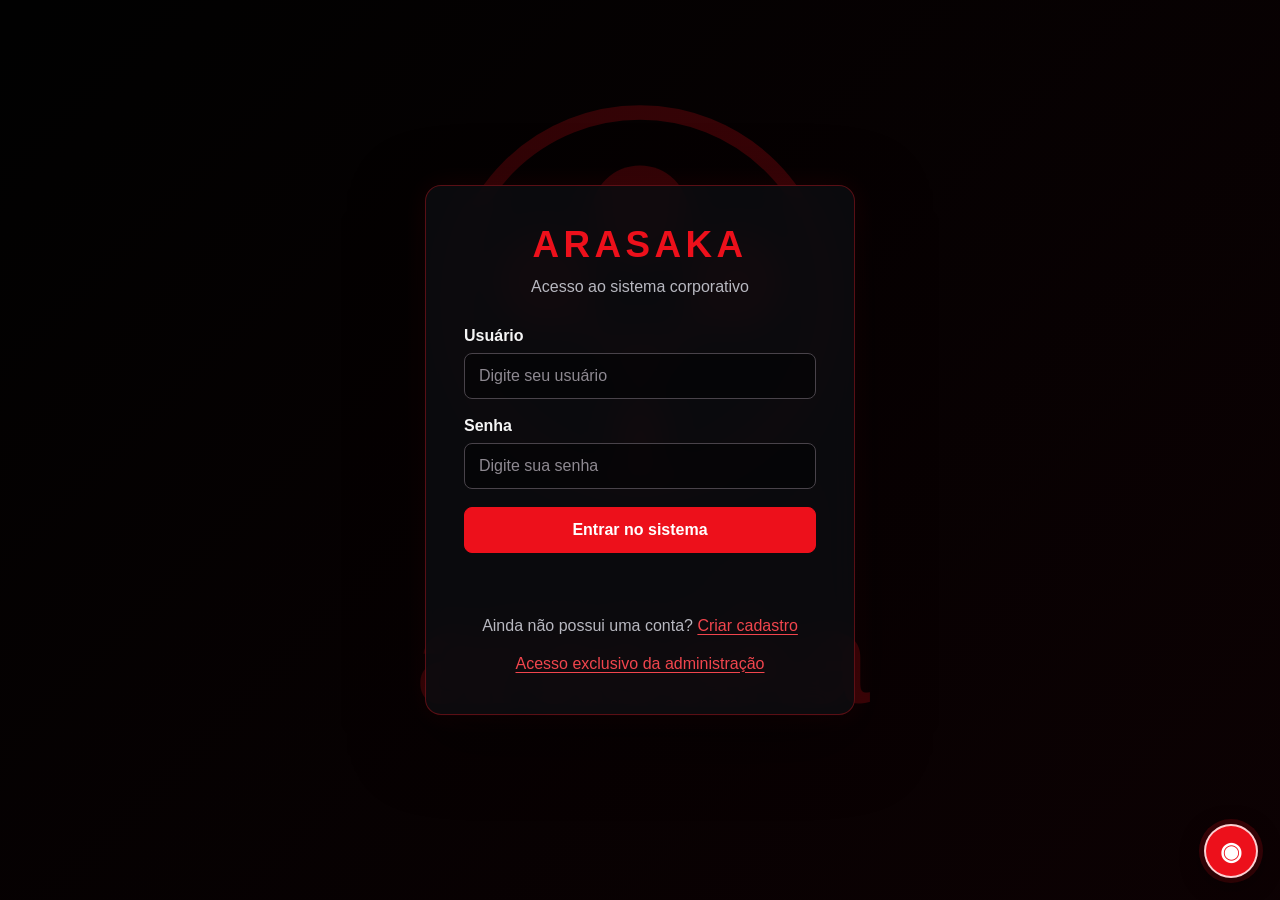
<file: index.html>
<!DOCTYPE html>
<html lang="pt-BR">
<head>
  <meta charset="UTF-8">
  <meta name="viewport" content="width=device-width, initial-scale=1.0">
  <meta name="theme-color" content="#070707">
  <meta name="description" content="Acesse o sistema Arasaka.">
  <title>Arasaka | Entrar</title>
  <link rel="stylesheet" href="css/style.css">
</head>
<body>
  <main class="auth-card">
    <p class="brand">Arasaka</p>
    <p class="subtitle">Acesso ao sistema corporativo</p>
    <form id="formLogin" novalidate>
      <div class="form-group">
        <label for="usuario">Usuário</label>
        <input type="text" id="usuario" name="usuario" placeholder="Digite seu usuário" autocomplete="username" required>
      </div>
      <div class="form-group">
        <label for="senha">Senha</label>
        <input type="password" id="senha" name="senha" placeholder="Digite sua senha" autocomplete="current-password" required>
      </div>
      <button type="submit">Entrar no sistema</button>
    </form>
    <p id="mensagem" class="message" role="status" aria-live="polite"></p>
    <div class="form-links">
      <p>Ainda não possui uma conta? <a href="cadastro.html">Criar cadastro</a></p>
      <p><a href="admin-login.html">Acesso exclusivo da administração</a></p>
    </div>
  </main>
    <label class="theme-picker-wrap" title="Personalizar cor do tema">
    <span aria-hidden="true">◉</span>
    <input id="themeColor" type="color" value="#ed101b" aria-label="Escolher cor do tema">
  </label>
  <script src="js/theme.js" defer></script>
<script src="js/login.js" defer></script>
</body>
</html>
</file>
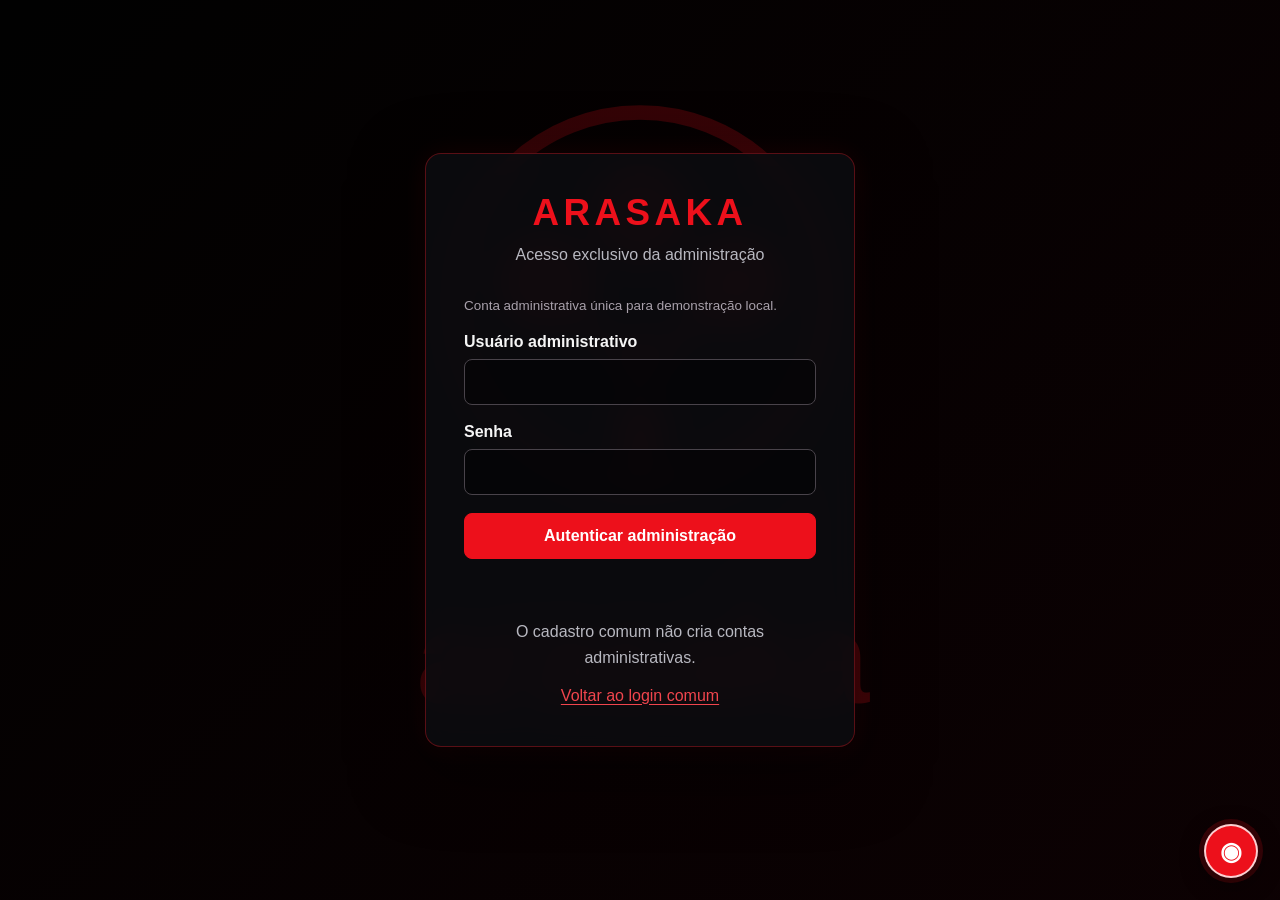
<file: admin-login.html>
<!DOCTYPE html>
<html lang="pt-BR"><head><meta charset="UTF-8"><meta name="viewport" content="width=device-width, initial-scale=1.0"><meta name="theme-color" content="#070707"><title>Arasaka | Acesso administrativo</title><link rel="stylesheet" href="css/style.css"></head>
<body><main class="auth-card"><p class="brand">Arasaka</p><p class="subtitle">Acesso exclusivo da administração</p><p class="admin-help">Conta administrativa única para demonstração local.</p>
<form id="formAdminLogin" novalidate><div class="form-group"><label for="usuarioAdmin">Usuário administrativo</label><input id="usuarioAdmin" name="usuario" autocomplete="username" required></div><div class="form-group"><label for="senhaAdmin">Senha</label><input id="senhaAdmin" name="senha" type="password" autocomplete="current-password" required></div><button type="submit">Autenticar administração</button></form>
<p id="mensagemAdminLogin" class="message" role="status" aria-live="polite"></p><div class="form-links"><p>O cadastro comum não cria contas administrativas.</p><p><a href="index.html">Voltar ao login comum</a></p></div></main>  <label class="theme-picker-wrap" title="Personalizar cor do tema">
    <span aria-hidden="true">◉</span>
    <input id="themeColor" type="color" value="#ed101b" aria-label="Escolher cor do tema">
  </label>
  <script src="js/theme.js" defer></script>
<script src="js/admin-login.js" defer></script></body></html>
</file>
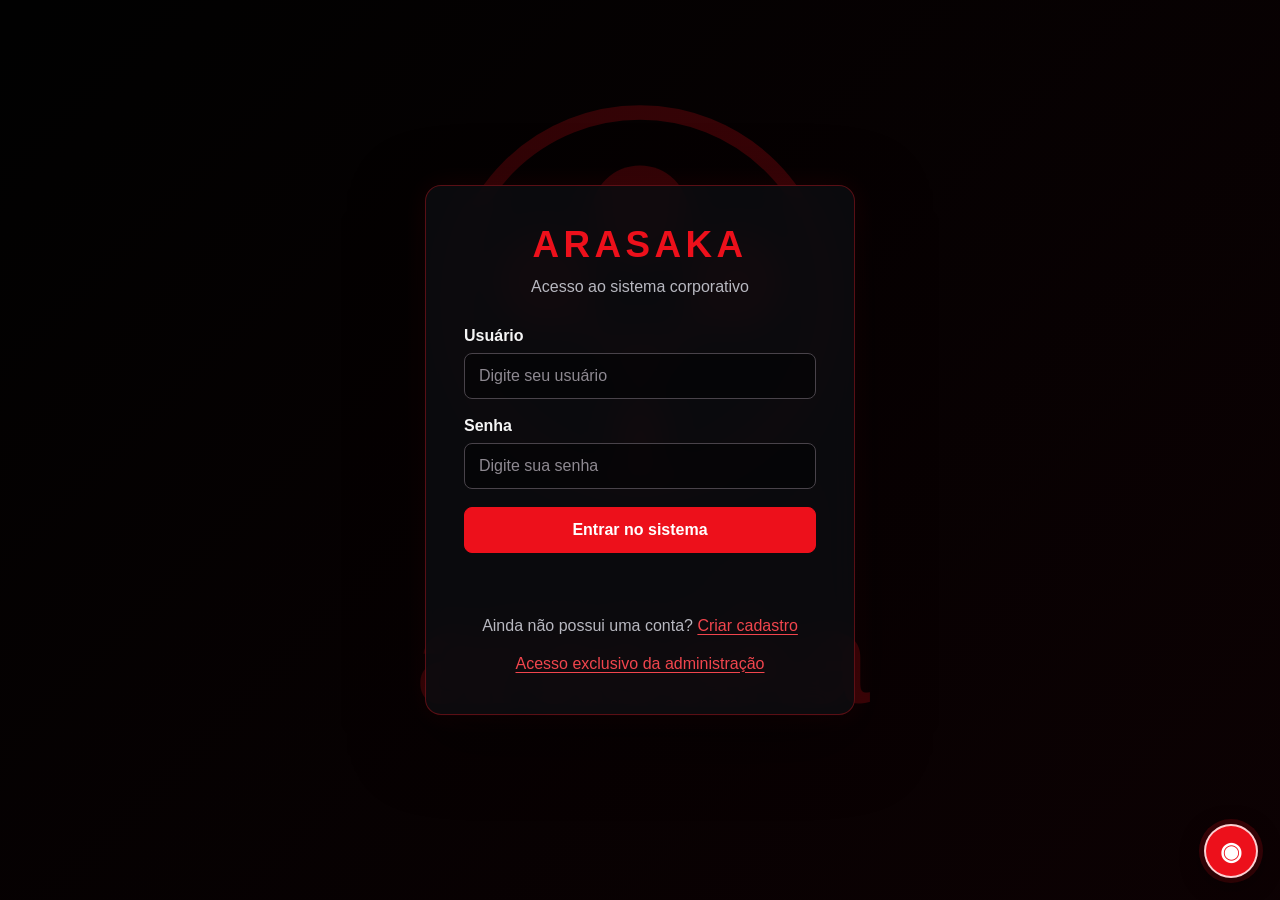
<file: admin.html>
<!DOCTYPE html>
<html lang="pt-BR">
<head>
  <meta charset="UTF-8">
  <meta name="viewport" content="width=device-width, initial-scale=1.0">
  <meta name="theme-color" content="#070707">
  <meta name="description" content="Área restrita de gestão da rede corporativa.">
  <title>Arasaka | Gestão interna</title>
  <link rel="stylesheet" href="css/style.css">
</head>
<body>
  <div class="app-shell">
    <aside class="sidebar">
      <p class="sidebar-brand">ARASAKA<span class="brand-subline">CORPORATION // INTERNAL</span></p>
      <p class="nav-label">Workspace</p>
      <nav class="side-nav" aria-label="Navegação principal">
        <a href="home.html">⌂ &nbsp; Home</a>
        <a href="dashboard.html">▦ &nbsp; Dashboard</a>
        <a href="armas.html">▣ &nbsp; Arasaka Arms</a>
        <a href="perfil.html">◉ &nbsp; Meu perfil</a>
        <a href="cadastro.html">＋ &nbsp; Novo usuário</a>
        <a href="admin.html" aria-current="page">◈ &nbsp; Gestão interna</a>
      </nav>
      <p class="nav-label">Diretoria</p>
      <nav class="side-nav" aria-label="Áreas de gestão">
        <a href="#sessoes">◷ &nbsp; Sessões</a>
        <a href="#pessoas">▤ &nbsp; Diretório</a>
        <a href="#armamentos">▣ &nbsp; Arasaka Arms</a>
        <a href="#solicitacoes">◈ &nbsp; Solicitações comerciais</a>
        <a href="#auditoria">⌘ &nbsp; Auditoria</a><a href="#relatorios">▥ &nbsp; Relatórios</a><a href="#terminalAdmin">&gt;_ &nbsp; Terminal</a><a href="#backup">⇩ &nbsp; Backup local</a>
      </nav>
      <p class="sidebar-note">ACESSO RESTRITO<br>Eventos e dados locais deste navegador.</p>
    </aside>
    <main class="app-main">
      <header class="app-topbar">
        <div><p class="breadcrumb">ARASAKA NET / INTERNAL / MANAGEMENT</p><h1 class="page-title">Gestão corporativa</h1></div>
        <div class="topbar-actions"><span class="status-pill">Área restrita</span><a class="user-chip user-chip-link" href="perfil.html" aria-label="Abrir meu perfil"><span class="user-avatar" id="avatarUsuario">A</span><span id="nomeUsuario">Usuário</span></a><button class="button-secondary" id="botaoSair" type="button">Sair</button></div>
      </header>
      <section class="panel hero-panel">
        <p class="eyebrow">Executive access // Internal affairs</p>
        <h2>Controle operacional da rede.</h2>
        <p>Consulte sessões registradas, gerencie perfis locais, mantenha o inventário fictício da divisão Arasaka Arms e revise eventos de auditoria. Os dados refletem este navegador, não uma infraestrutura corporativa real.</p>
        <div class="hero-meta"><span>OPERADOR <b id="operadorAtual">—</b></span><span>DATA <b id="dataAtual">—</b></span><span>SESSÃO <b id="idSessao">—</b></span></div>
      </section>
      <section class="stats-grid" aria-label="Resumo de gestão">
        <article class="panel stat-card"><div class="stat-top"><span>Perfis cadastrados</span><span class="stat-icon">ID</span></div><strong class="stat-value" id="totalPerfis">0</strong><span class="stat-foot">Diretório local</span></article>
        <article class="panel stat-card"><div class="stat-top"><span>Sessões registradas</span><span class="stat-icon">SS</span></div><strong class="stat-value" id="totalSessoes">0</strong><span class="stat-foot">Histórico mantido no navegador</span></article>
        <article class="panel stat-card"><div class="stat-top"><span>Eventos de auditoria</span><span class="stat-icon">LOG</span></div><strong class="stat-value" id="totalEventos">0</strong><span class="stat-foot">Limite local de 250 registros</span></article>
      </section>
      <section class="panel content-panel admin-section" id="sessoes">
        <div class="section-heading" style="margin-top:0"><h2>Sessões e acessos</h2><button class="button-secondary" id="encerrarOutras">Encerrar outras sessões</button></div>
        <p class="admin-help">Este histórico é local e pode ser apagado ou alterado pelo navegador. Não representa sessões autenticadas num servidor.</p>
        <div class="table-wrap"><table><thead><tr><th>Usuário</th><th>Início</th><th>Estado</th><th>ID local</th><th>Ação</th></tr></thead><tbody id="tabelaSessoes"></tbody></table></div>
      </section>
      <section class="panel content-panel admin-section" id="pessoas">
        <div class="section-heading" style="margin-top:0"><h2>Diretório de colaboradores</h2><input id="filtroPerfis" type="search" placeholder="Buscar perfil..." aria-label="Buscar perfil"></div>
        <div class="table-wrap"><table><thead><tr><th>Nome</th><th>Usuário</th><th>E-mail</th><th>Permissão</th><th>Estado</th><th>Ação</th></tr></thead><tbody id="tabelaPerfis"></tbody></table></div>
      </section>
      <section class="panel content-panel admin-section" id="armamentos">
        <div class="section-heading" style="margin-top:0"><h2>Arasaka Arms // Inventário</h2><span class="section-kicker">DIVISION 07 / DEFENSE SYSTEMS</span></div>
        <p class="admin-help">Catálogo fictício de produtos e equipamentos do universo do projeto. Os itens abaixo são nomes e categorias de ambientação, sem especificações operacionais reais.</p>
        <form id="formArma" class="admin-form">
          <div class="form-group"><label for="nomeItem">Nome do item</label><input id="nomeItem" maxlength="70" placeholder="Ex.: Kestrel Smart Platform" required></div>
          <div class="form-group"><label for="classeItem">Categoria</label><select id="classeItem" required><option value="Plataforma inteligente">Plataforma inteligente</option><option value="Equipamento de proteção">Equipamento de proteção</option><option value="Sistema não letal">Sistema não letal</option><option value="Robótica de defesa">Robótica de defesa</option><option value="Pesquisa e protótipo">Pesquisa e protótipo</option></select></div>
          <div class="form-group"><label for="estadoItem">Estado</label><select id="estadoItem" required><option value="Em avaliação">Em avaliação</option><option value="Em desenvolvimento">Em desenvolvimento</option><option value="Aprovado para catálogo">Aprovado para catálogo</option><option value="Retirado de serviço">Retirado de serviço</option></select></div>
          <div class="form-group"><label for="departamentoItem">Departamento</label><select id="departamentoItem" required><option>Pesquisa & Desenvolvimento</option><option>Segurança Corporativa</option><option>Robótica</option><option>Conformidade</option></select></div>
          <button type="submit">Adicionar ao inventário</button>
        </form>
        <p id="mensagemInventario" class="message" role="status" aria-live="polite"></p>
        <div class="filter-row"><span class="section-kicker">ASSET REGISTER</span><input id="filtroInventario" type="search" placeholder="Buscar item..." aria-label="Buscar item no inventário"></div>
        <div class="table-wrap"><table><thead><tr><th>Registro</th><th>Item</th><th>Categoria</th><th>Departamento</th><th>Estado</th><th>Ação</th></tr></thead><tbody id="tabelaInventario"></tbody></table></div>
      </section>
      <section class="panel content-panel admin-section" id="solicitacoes">
        <div class="section-heading" style="margin-top:0"><h2>Solicitações comerciais</h2><span class="section-kicker">ARASAKA ARMS / CLIENT RELATIONS</span></div>
        <p class="admin-help">Pedidos de informação registrados na página pública do catálogo neste navegador.</p>
        <div class="table-wrap"><table><thead><tr><th>Data</th><th>Solicitante</th><th>Item</th><th>Estado</th><th>Ação</th></tr></thead><tbody id="tabelaSolicitacoes"></tbody></table></div>
      </section>
      <section class="panel content-panel admin-section" id="auditoria">
        <div class="section-heading" style="margin-top:0"><h2>Auditoria de eventos</h2><div class="inline-actions"><button class="button-secondary" id="exportarAuditoria">Exportar JSON</button><button class="button-secondary" id="limparAuditoria">Limpar logs</button></div></div>
        <p class="admin-help">Registra eventos do protótipo, como logins, falhas de acesso, cadastros e alterações no inventário. Senhas não devem ser registradas.</p>
        <div class="filter-row"><span class="section-kicker">LOCAL EVENT LOG</span><input id="filtroAuditoria" type="search" placeholder="Buscar evento..." aria-label="Buscar evento"></div>
        <div class="table-wrap"><table><thead><tr><th>Data</th><th>Evento</th><th>Usuário</th><th>Detalhes</th></tr></thead><tbody id="tabelaAuditoria"></tbody></table></div>
      </section>
      <section class="panel content-panel admin-section" id="relatorios">
        <div class="section-heading" style="margin-top:0"><h2>Relatórios executivos</h2><button class="button-secondary" id="atualizarRelatorios" type="button">Atualizar indicadores</button></div>
        <p class="admin-help">Indicadores calculados a partir dos registros deste navegador.</p>
        <div class="stats-grid report-grid"><article class="panel stat-card"><div class="stat-top"><span>Contas ativas</span></div><strong class="stat-value" id="relContasAtivas">0</strong></article><article class="panel stat-card"><div class="stat-top"><span>Solicitações pendentes</span></div><strong class="stat-value" id="relSolicitacoes">0</strong></article><article class="panel stat-card"><div class="stat-top"><span>Itens no inventário</span></div><strong class="stat-value" id="relInventario">0</strong></article></div>
        <div class="inline-actions report-actions"><button class="button-secondary" id="exportarRelatorio" type="button">Exportar relatório CSV</button></div>
      </section>
      <section class="panel content-panel admin-section" id="terminalAdmin">
        <div class="section-heading" style="margin-top:0"><h2>Terminal administrativo</h2><span class="section-kicker">LOCAL SHELL / SAFE COMMANDS</span></div>
        <p class="admin-help">Terminal simulado para consultar dados locais. Não executa comandos do sistema operacional.</p>
        <div class="console"><div class="console-head"><span>arasaka-admin@local:~</span><span>LOCAL DATA</span></div><pre id="saidaTerminalAdmin" class="console-output" aria-live="polite">Terminal iniciado. Digite help para ver os comandos.</pre><form id="formTerminalAdmin" class="console-form"><label for="comandoAdmin">admin&gt;</label><input id="comandoAdmin" autocomplete="off" placeholder="help" aria-label="Comando administrativo"><button type="submit">Executar</button></form></div>
      </section>
      <section class="panel content-panel admin-section" id="backup">
        <div class="section-heading" style="margin-top:0"><h2>Backup e exportação</h2><span class="section-kicker">LOCAL DATA ARCHIVE</span></div>
        <p class="admin-help">O backup JSON remove os campos de senha. O arquivo é baixado no dispositivo e não é enviado a um servidor.</p>
        <div class="inline-actions"><button id="criarBackup" type="button">Baixar backup seguro JSON</button><button id="exportarUsuarios" class="button-secondary" type="button">Exportar diretório CSV</button></div><p id="mensagemBackup" class="message" role="status" aria-live="polite"></p>
      </section>
      <footer class="app-footer">ARASAKA CORPORATION // INTERNAL AFFAIRS // PROTÓTIPO FRONT-END</footer>
    </main>
  </div>
    <label class="theme-picker-wrap" title="Personalizar cor do tema">
    <span aria-hidden="true">◉</span>
    <input id="themeColor" type="color" value="#ed101b" aria-label="Escolher cor do tema">
  </label>
  <script src="js/theme.js" defer></script>
<script src="js/admin.js" defer></script>
</body>
</html>
</file>
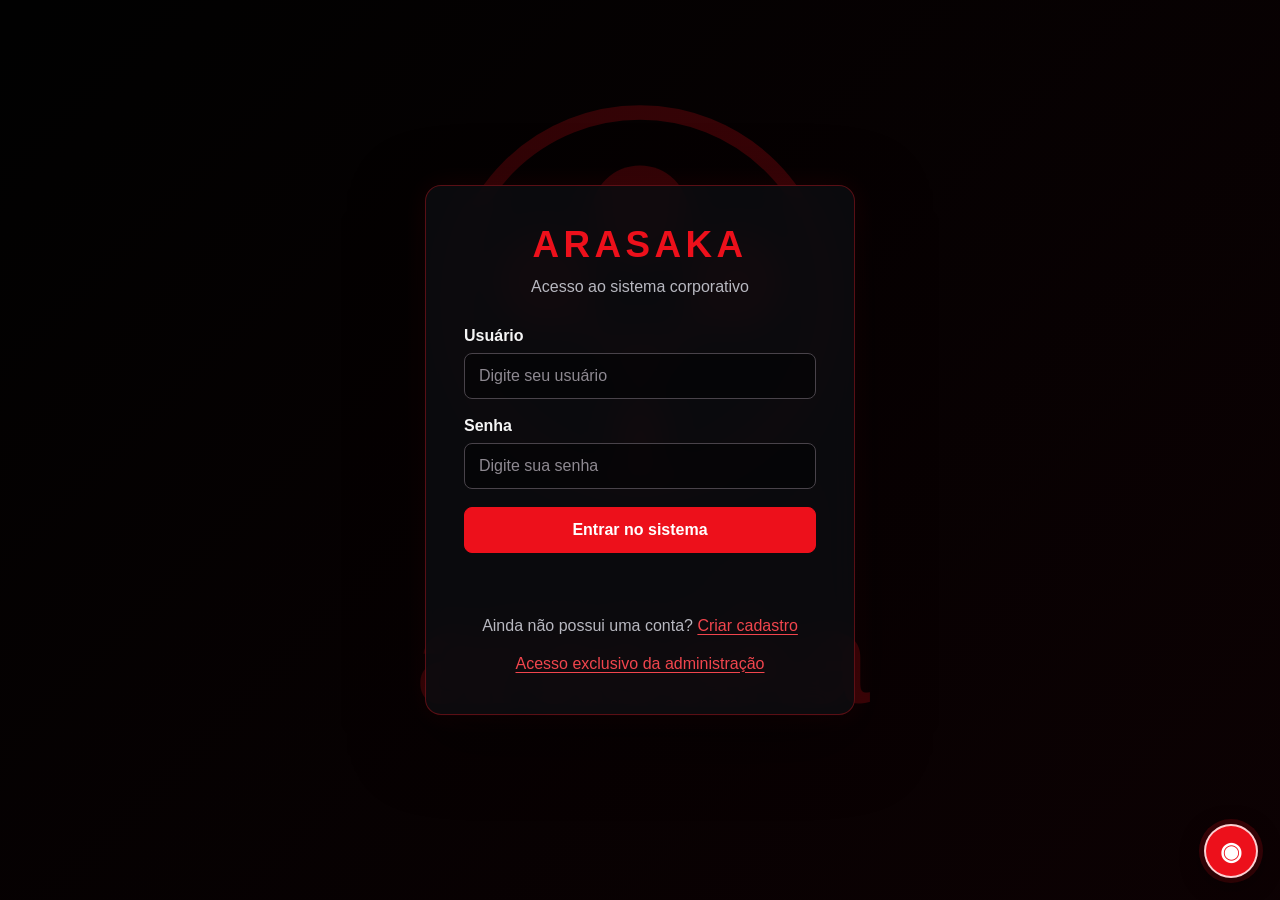
<file: armas.html>
<!DOCTYPE html>
<html lang="pt-BR">
<head><meta charset="UTF-8"><meta name="viewport" content="width=device-width, initial-scale=1.0"><meta name="theme-color" content="#070707"><meta name="description" content="Catálogo de tecnologias e equipamentos fictícios da Arasaka Arms."><title>Arasaka | Arms Division</title><link rel="stylesheet" href="css/style.css"></head>
<body>
<div class="app-shell">
  <aside class="sidebar">
    <p class="sidebar-brand">ARASAKA<span class="brand-subline">CORPORATION // ARMS</span></p>
    <p class="nav-label">Workspace</p>
    <nav class="side-nav" aria-label="Navegação principal"><a href="home.html">⌂ &nbsp; Home</a><a href="dashboard.html">▦ &nbsp; Dashboard</a><a href="armas.html" aria-current="page">▣ &nbsp; Arasaka Arms</a><a href="perfil.html">◉ &nbsp; Meu perfil</a><a href="cadastro.html">＋ &nbsp; Novo usuário</a><a href="admin.html" id="linkGestao" hidden>◈ &nbsp; Gestão interna</a></nav>
    <p class="nav-label">Catálogo</p><nav class="side-nav"><a href="#catalogo">▤ &nbsp; Equipamentos</a><a href="#solicitacoes">◈ &nbsp; Solicitações</a></nav>
    <p class="sidebar-note">DIVISION 07 // DEFENSE SYSTEMS<br>Catálogo conceitual de ficção.</p>
  </aside>
  <main class="app-main">
    <header class="app-topbar"><div><p class="breadcrumb">ARASAKA NET / DIVISION 07 / CATALOG</p><h1 class="page-title">Arasaka Arms</h1></div><div class="topbar-actions"><span class="status-pill">Catálogo local</span><a class="user-chip user-chip-link" href="perfil.html" aria-label="Abrir meu perfil"><span class="user-avatar" id="avatarUsuario">U</span><span id="nomeUsuario">Usuário</span></a><button class="button-secondary" id="botaoSair" type="button">Sair</button></div></header>
    <section class="panel hero-panel"><p class="eyebrow">Division 07 // Defense systems</p><h2>Tecnologia a serviço do poder.</h2><p>Explore o portfólio conceitual da divisão de defesa da Arasaka. Os produtos, categorias e estados são conteúdo ficcional criado para este projeto de interface, não especificações de armamentos reais.</p><div class="hero-meta"><span>DIVISÃO <b>ARASAKA ARMS</b></span><span>ITENS NO CATÁLOGO <b id="totalItens">0</b></span><span>ATUALIZAÇÃO <b id="dataCatalogo">—</b></span></div></section>
    <section id="catalogo"><div class="section-heading"><h2>Portfólio de produtos</h2><p>Pesquise e filtre os registros</p></div>
      <div class="filter-row"><input id="buscaItem" type="search" placeholder="Pesquisar produto ou departamento..." aria-label="Pesquisar produtos"><select id="filtroClasse" aria-label="Filtrar por categoria"><option value="">Todas as categorias</option><option>Plataforma inteligente</option><option>Equipamento de proteção</option><option>Sistema não letal</option><option>Robótica de defesa</option><option>Pesquisa e protótipo</option></select></div>
      <section class="module-grid" id="gradeCatalogo" aria-live="polite"></section>
      <p class="message" id="mensagemCatalogo" role="status" aria-live="polite"></p>
    </section>
    <section class="panel content-panel" id="solicitacoes" style="margin-top:22px"><div class="section-heading" style="margin-top:0"><h2>Solicitações de informação</h2><span class="section-kicker">CLIENT RELATIONS</span></div><p class="admin-help">Use “Solicitar ficha” em um item para registrar interesse neste navegador. Isso cria um registro local de demonstração, sem envio a uma empresa ou serviço externo.</p><div id="listaSolicitacoes" class="activity-list"></div></section>
    <footer class="app-footer">ARASAKA ARMS // CONFIDENTIAL PRODUCT DIRECTORY // FICÇÃO INTERATIVA</footer>
  </main>
</div>  <label class="theme-picker-wrap" title="Personalizar cor do tema">
    <span aria-hidden="true">◉</span>
    <input id="themeColor" type="color" value="#ed101b" aria-label="Escolher cor do tema">
  </label>
  <script src="js/theme.js" defer></script>
<script src="js/armas.js" defer></script></body></html>
</file>
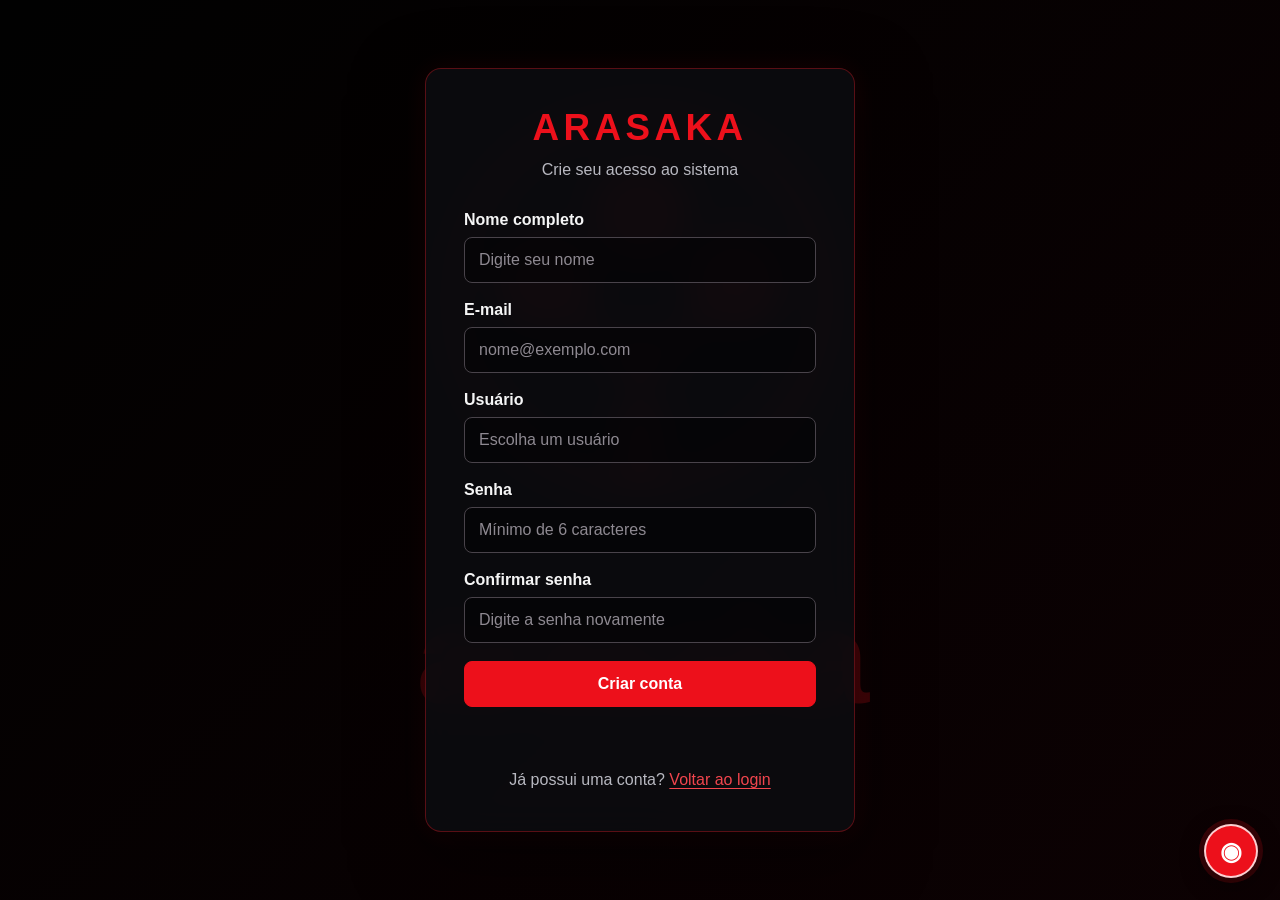
<file: cadastro.html>
<!DOCTYPE html>
<html lang="pt-BR">
<head>
  <meta charset="UTF-8">
  <meta name="viewport" content="width=device-width, initial-scale=1.0">
  <meta name="theme-color" content="#070707">
  <meta name="description" content="Crie uma conta de demonstração no sistema Arasaka.">
  <title>Arasaka | Criar conta</title>
  <link rel="stylesheet" href="css/style.css">
</head>
<body>
  <main class="auth-card">
    <p class="brand">Arasaka</p>
    <p class="subtitle">Crie seu acesso ao sistema</p>
    <form id="formCadastro" novalidate>
      <div class="form-group">
        <label for="nome">Nome completo</label>
        <input type="text" id="nome" name="nome" placeholder="Digite seu nome" autocomplete="name" required>
      </div>
      <div class="form-group">
        <label for="email">E-mail</label>
        <input type="email" id="email" name="email" placeholder="nome@exemplo.com" autocomplete="email" required>
      </div>
      <div class="form-group">
        <label for="usuario">Usuário</label>
        <input type="text" id="usuario" name="usuario" placeholder="Escolha um usuário" autocomplete="username" required>
      </div>
      <div class="form-group">
        <label for="senha">Senha</label>
        <input type="password" id="senha" name="senha" placeholder="Mínimo de 6 caracteres" autocomplete="new-password" minlength="6" required>
      </div>
      <div class="form-group">
        <label for="confirmarSenha">Confirmar senha</label>
        <input type="password" id="confirmarSenha" name="confirmarSenha" placeholder="Digite a senha novamente" autocomplete="new-password" required>
      </div>
      <button type="submit">Criar conta</button>
    </form>
    <p id="mensagem" class="message" role="status" aria-live="polite"></p>
    <div class="form-links"><p>Já possui uma conta? <a href="index.html">Voltar ao login</a></p></div>
  </main>
    <label class="theme-picker-wrap" title="Personalizar cor do tema">
    <span aria-hidden="true">◉</span>
    <input id="themeColor" type="color" value="#ed101b" aria-label="Escolher cor do tema">
  </label>
  <script src="js/theme.js" defer></script>
<script src="js/cadastro.js" defer></script>
</body>
</html>
</file>
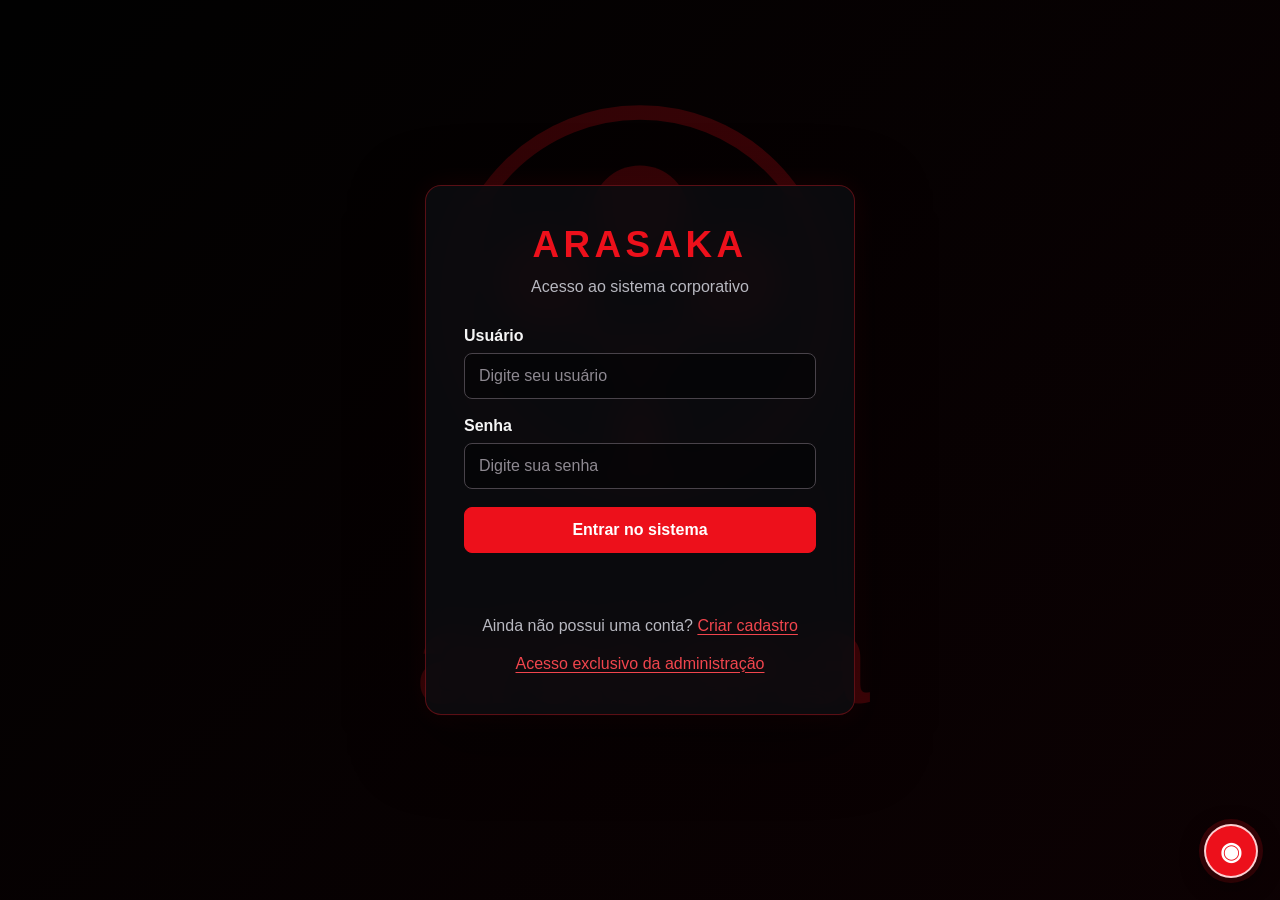
<file: dashboard.html>
<!DOCTYPE html>
<html lang="pt-BR">
<head>
  <meta charset="UTF-8">
  <meta name="viewport" content="width=device-width, initial-scale=1.0">
  <meta name="theme-color" content="#070707">
  <meta name="description" content="Centro de comando e monitoramento da Arasaka.">
  <title>Arasaka | Dashboard</title>
  <link rel="stylesheet" href="css/style.css">
</head>
<body>
  <div class="app-shell">
    <aside class="sidebar">
      <p class="sidebar-brand">ARASAKA<span style="color:#777;font-size:.55em;display:block;letter-spacing:.24em;margin-top:5px">CORPORATION // NET</span></p>
      <p class="nav-label">Workspace</p>
      <nav class="side-nav" aria-label="Navegação principal">
        <a href="home.html">⌂ &nbsp; Home</a>
        <a href="dashboard.html" aria-current="page">▦ &nbsp; Dashboard</a>
        <a href="armas.html">▣ &nbsp; Arasaka Arms</a>
        <a href="perfil.html">◉ &nbsp; Meu perfil</a>
        <a href="cadastro.html">＋ &nbsp; Novo usuário</a>
        <a href="admin.html" id="linkGestao" hidden>◈ &nbsp; Gestão interna</a>
      </nav>
      <p class="nav-label">Monitoramento</p>
      <nav class="side-nav" aria-label="Monitoramento">
        <a href="#servicos">◉ &nbsp; Serviços</a>
        <a href="#diretorio">▤ &nbsp; Diretório</a>
        <a href="#eventos">◷ &nbsp; Eventos</a>
      </nav>
      <p class="nav-label">Sistema</p>
      <nav class="side-nav" aria-label="Sistema"><a href="index.html">↪ &nbsp; Tela de login</a></nav>
      <p class="sidebar-note">NIGHT CITY • OPERATIONS<br>Console de monitoramento educacional</p>
    </aside>
    <main class="app-main">
      <header class="app-topbar">
        <div><p class="breadcrumb">ARASAKA NET / OPERATIONS / DASHBOARD</p><h1 class="page-title">Centro de comando</h1></div>
        <div class="topbar-actions"><span class="status-pill">Interface ativa</span><a class="user-chip user-chip-link" href="perfil.html" aria-label="Abrir meu perfil"><span class="user-avatar" id="avatarUsuario">A</span><span id="nomeUsuario">Usuário</span></a><button class="button-secondary" id="botaoSair" type="button">Sair</button></div>
      </header>
      <section class="panel hero-panel">
        <p class="eyebrow">Executive systems // Internal monitoring</p>
        <h2>Inteligência é controle.</h2>
        <p>Monitore os indicadores do ambiente, consulte o diretório de perfis e acompanhe os serviços simulados. Os dados operacionais são demonstrativos; apenas a contagem de cadastros vem do armazenamento local.</p>
        <div class="hero-meta"><span>DATA <b id="dataAtual">--</b></span><span>HORA <b id="relogio" class="digital-clock">--:--:--</b></span><span>AMBIENTE <b>LOCAL / FRONT-END</b></span></div>
      </section>
      <div class="section-heading"><h2>Indicadores executivos</h2><p>Resumo do ambiente</p></div>
      <section class="stats-grid" aria-label="Indicadores executivos">
        <article class="panel stat-card"><div class="stat-top"><span>Perfis registrados</span><span class="stat-icon">ID</span></div><strong class="stat-value" id="totalUsuarios">0</strong><span class="stat-foot">Cadastros guardados neste navegador</span></article>
        <article class="panel stat-card"><div class="stat-top"><span>Serviços disponíveis</span><span class="stat-icon">SYS</span></div><strong class="stat-value">04 / 04</strong><span class="stat-foot">Estados ilustrativos da interface</span></article>
        <article class="panel stat-card"><div class="stat-top"><span>Alertas críticos</span><span class="stat-icon">!</span></div><strong class="stat-value">00</strong><span class="stat-foot">Nenhum alerta real é monitorado</span></article>
      </section>
      <section id="servicos">
        <div class="section-heading"><h2>Monitoramento de serviços</h2><span class="live-indicator">STATUS SIMULADO</span></div>
        <section class="content-grid">
          <article class="panel content-panel">
            <h2>Integridade dos módulos</h2>
            <div class="meter-list">
              <div><div class="meter-head"><span>Interface corporativa</span><strong>100%</strong></div><div class="meter-track"><div class="meter-fill" style="width:100%"></div></div></div>
              <div><div class="meter-head"><span>Diretório local</span><strong id="integridadeDiretorio">100%</strong></div><div class="meter-track"><div class="meter-fill" id="barraDiretorio" style="width:100%"></div></div></div>
              <div><div class="meter-head"><span>Serviço de autenticação</span><strong>DEMO</strong></div><div class="meter-track"><div class="meter-fill" style="width:68%"></div></div></div>
              <div><div class="meter-head"><span>API corporativa</span><strong>N/A</strong></div><div class="meter-track"><div class="meter-fill" style="width:8%"></div></div></div>
            </div>
            <p class="terminal-note" style="padding:18px 0 0">As barras representam apenas a interface visual do projeto, não medições reais de infraestrutura.</p>
          </article>
          <article class="panel content-panel">
            <h2>Diagnóstico rápido</h2>
            <div class="activity-list">
              <div class="activity-item"><span class="activity-dot"></span><div><strong>Front-end</strong><span>HTML, CSS e JavaScript carregados pelo navegador.</span></div></div>
              <div class="activity-item"><span class="activity-dot"></span><div><strong>Persistência</strong><span id="estadoPersistencia">Consultando armazenamento local...</span></div></div>
              <div class="activity-item"><span class="activity-dot"></span><div><strong>Backend / API</strong><span>Não configurado neste projeto.</span></div></div>
            </div>
            <button class="button-secondary" id="botaoAtualizar" type="button" style="margin-top:12px">↻ Atualizar indicadores</button>
          </article>
        </section>
      </section>
      <section id="diretorio">
        <div class="section-heading"><h2>Diretório de usuários</h2><p>Registros locais deste navegador</p></div>
        <div class="filter-row"><span class="section-kicker">IDENTITY MANAGEMENT</span><input id="filtroUsuarios" type="search" placeholder="Buscar por nome, usuário ou e-mail..." aria-label="Buscar usuários"></div>
        <article class="panel content-panel" style="padding:0;overflow:hidden">
          <div style="overflow-x:auto">
            <table style="width:100%;border-collapse:collapse;text-align:left;font-size:.84rem">
              <thead><tr style="color:#a69ca8;background:rgba(255,255,255,.035)"><th style="padding:14px 18px">Nome</th><th style="padding:14px 18px">Usuário</th><th style="padding:14px 18px">E-mail</th><th style="padding:14px 18px">Status</th></tr></thead>
              <tbody id="tabelaUsuarios"><tr><td colspan="4" style="padding:20px;color:#a69ca8">Carregando diretório...</td></tr></tbody>
            </table>
          </div>
          <p class="terminal-note" id="resultadoUsuarios" style="padding:12px 18px">Dados locais, não sincronizados com um servidor.</p>
        </article>
      </section>
      <section class="content-grid" id="eventos">
        <article class="panel content-panel">
          <h2>Registro de eventos</h2>
          <div class="timeline">
            <div class="timeline-row"><span class="timeline-time" id="horaEvento1">--:--:--</span><span class="timeline-marker"></span><div class="timeline-text"><strong>Console de operações carregado</strong><span>Interface de monitoramento pronta para consulta.</span></div></div>
            <div class="timeline-row"><span class="timeline-time">SESSION</span><span class="timeline-marker"></span><div class="timeline-text"><strong>Sessão local identificada</strong><span>O nome exibido é obtido do armazenamento do navegador.</span></div></div>
            <div class="timeline-row"><span class="timeline-time">SYSTEM</span><span class="timeline-marker"></span><div class="timeline-text"><strong>API externa não configurada</strong><span>Os dados de infraestrutura são ilustrativos neste protótipo.</span></div></div>
          </div>
        </article>
        <article class="panel content-panel">
          <h2>Comandos rápidos</h2>
          <div class="quick-links">
            <a class="quick-link" href="home.html"><span><strong>Voltar à Home</strong><small>Central de operações e divisões</small></span><span>↗</span></a>
            <a class="quick-link" href="cadastro.html"><span><strong>Cadastrar colaborador</strong><small>Adicionar perfil ao diretório local</small></span><span>↗</span></a>
            <a class="quick-link" href="README.md"><span><strong>Documentação técnica</strong><small>Estrutura e limitações do projeto</small></span><span>↗</span></a>
          </div>
        </article>
      </section>
      <footer class="app-footer">ARASAKA CORPORATION // DATA IS POWER // PROJETO EDUCACIONAL</footer>
    </main>
  </div>
    <label class="theme-picker-wrap" title="Personalizar cor do tema">
    <span aria-hidden="true">◉</span>
    <input id="themeColor" type="color" value="#ed101b" aria-label="Escolher cor do tema">
  </label>
  <script src="js/theme.js" defer></script>
<script src="js/dashboard.js" defer></script>
</body>
</html>
</file>
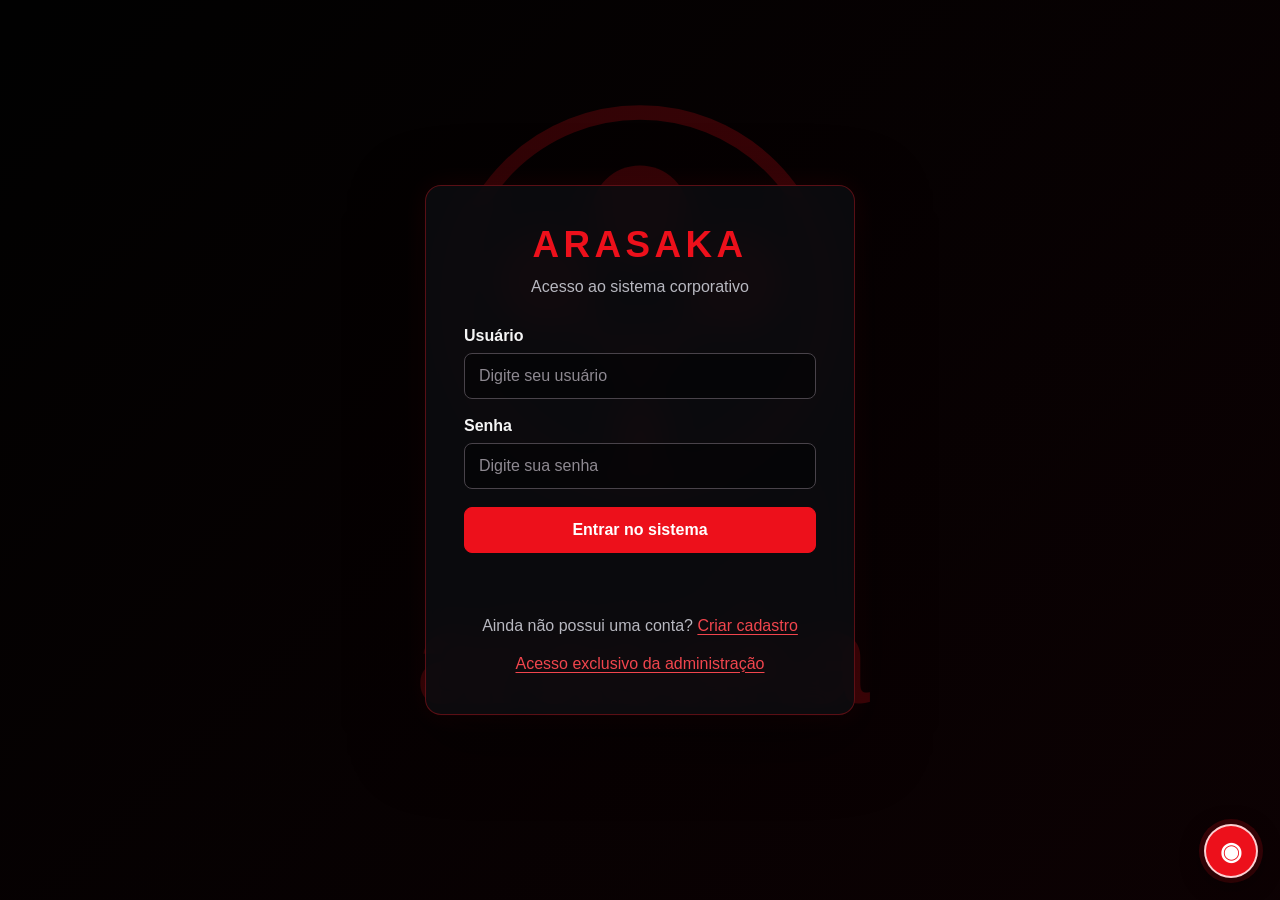
<file: home.html>
<!DOCTYPE html>
<html lang="pt-BR">
<head>
  <meta charset="UTF-8">
  <meta name="viewport" content="width=device-width, initial-scale=1.0">
  <meta name="theme-color" content="#070707">
  <meta name="description" content="Terminal corporativo de demonstração da Arasaka.">
  <title>Arasaka | Home</title>
  <link rel="stylesheet" href="css/style.css">
</head>
<body>
  <div class="app-shell">
    <aside class="sidebar">
      <p class="sidebar-brand">ARASAKA<span style="color:#777;font-size:.55em;display:block;letter-spacing:.24em;margin-top:5px">CORPORATION // NET</span></p>
      <p class="nav-label">Workspace</p>
      <nav class="side-nav" aria-label="Navegação principal">
        <a href="home.html" aria-current="page">⌂ &nbsp; Home</a>
        <a href="dashboard.html">▦ &nbsp; Dashboard</a>
        <a href="armas.html">▣ &nbsp; Arasaka Arms</a>
        <a href="perfil.html">◉ &nbsp; Meu perfil</a>
        <a href="cadastro.html">＋ &nbsp; Novo usuário</a>
        <a href="admin.html" id="linkGestao" hidden>◈ &nbsp; Gestão interna</a>
      </nav>
      <p class="nav-label">Corporativo</p>
      <nav class="side-nav" aria-label="Recursos corporativos">
        <a href="#divisoes">▤ &nbsp; Divisões</a>
        <a href="#boletins">◈ &nbsp; Comunicados</a>
        <a href="#terminal">⌘ &nbsp; Terminal</a>
      </nav>
      <p class="nav-label">Sistema</p>
      <nav class="side-nav" aria-label="Sistema">
        <a href="index.html">↪ &nbsp; Tela de login</a>
      </nav>
      <p class="sidebar-note">NIGHT CITY • REDE INTERNA<br>Build 2.7.04 // Ambiente educacional</p>
    </aside>
    <main class="app-main">
      <header class="app-topbar">
        <div>
          <p class="breadcrumb">ARASAKA NET / WORKSPACE / HOME</p>
          <h1 class="page-title">Central de operações</h1>
        </div>
        <div class="topbar-actions">
          <span class="status-pill">Rede estável</span>
          <a class="user-chip user-chip-link" href="perfil.html" aria-label="Abrir meu perfil"><span class="user-avatar" id="avatarUsuario">A</span><span id="nomeUsuario">Usuário</span></a>
          <button class="button-secondary" id="botaoSair" type="button">Sair</button>
        </div>
      </header>
      <section class="panel hero-panel">
        <p class="eyebrow">Arasaka Corporation // A excelência é uma ordem</p>
        <h2 id="tituloBoasVindas">O futuro não espera.</h2>
        <p>Bem-vindo à rede interna da corporação. Coordene operações, consulte os relatórios de sistema e acompanhe os comunicados do departamento. A eficiência não é opcional.</p>
        <div class="hero-actions">
          <a class="button-link" href="dashboard.html">Acessar dashboard ↗</a>
          <a class="button-link button-secondary" href="#divisoes">Explorar divisões</a>
        </div>
        <div class="hero-meta">
          <span>LOCALIZAÇÃO <b>NIGHT CITY, NC</b></span>
          <span>DATA <b id="dataAtual">--</b></span>
          <span>HORÁRIO LOCAL <b class="digital-clock" id="relogio">--:--:--</b></span>
        </div>
      </section>
      <div class="section-heading">
        <h2>Estado da rede</h2>
        <p>Telemetria local de demonstração</p>
      </div>
      <section class="stats-grid" aria-label="Indicadores da rede">
        <article class="panel stat-card"><div class="stat-top"><span>Perfis no diretório</span><span class="stat-icon">ID</span></div><strong class="stat-value" id="totalUsuarios">0</strong><span class="stat-foot">Contas cadastradas neste navegador</span></article>
        <article class="panel stat-card"><div class="stat-top"><span>Integridade da rede</span><span class="stat-icon">NX</span></div><strong class="stat-value">99.8%</strong><span class="stat-foot">Indicador visual fictício para o projeto</span></article>
        <article class="panel stat-card"><div class="stat-top"><span>Classificação</span><span class="stat-icon">S</span></div><strong class="stat-value">Nível 04</strong><span class="stat-foot">Acesso de demonstração autorizado</span></article>
      </section>
      <div class="section-heading" id="divisoes">
        <h2>Divisões corporativas</h2>
        <p>Selecione um módulo para explorar</p>
      </div>
      <div class="filter-row">
        <span class="section-kicker">CORPORATE DIRECTORY</span>
        <input type="search" id="filtroModulos" placeholder="Pesquisar divisão..." aria-label="Pesquisar divisões">
      </div>
      <section class="module-grid" id="gradeModulos" aria-label="Divisões corporativas">
        <article class="panel module-card" data-code="SEC" data-search="segurança segurança corporativa defesa"><span class="module-code">DIV. 01 // SEC</span><h3>Segurança Corporativa</h3><p>Protocolos de proteção, controle de acesso e relatórios de incidentes.</p><a href="dashboard.html">Abrir módulo ↗</a></article>
        <article class="panel module-card" data-code="RND" data-search="pesquisa desenvolvimento laboratório tecnologia"><span class="module-code">DIV. 02 // R&D</span><h3>Pesquisa & Desenvolvimento</h3><p>Pesquisa tecnológica, protótipos e projetos estratégicos da corporação.</p><a href="dashboard.html">Consultar relatórios ↗</a></article>
        <article class="panel module-card" data-code="OPS" data-search="operações logística operações campo"><span class="module-code">DIV. 03 // OPS</span><h3>Operações</h3><p>Coordenação de recursos, planejamento e acompanhamento de missões.</p><a href="dashboard.html">Ver operações ↗</a></article>
        <article class="panel module-card" data-code="NET" data-search="rede infraestrutura rede sistemas"><span class="module-code">DIV. 04 // NET</span><h3>Infraestrutura de Rede</h3><p>Estado dos serviços locais, conectividade e integridade dos sistemas.</p><a href="dashboard.html">Ver telemetria ↗</a></article>
        <article class="panel module-card" data-code="HR" data-search="recursos humanos pessoas equipe usuários"><span class="module-code">DIV. 05 // HR</span><h3>Recursos Humanos</h3><p>Diretório de usuários e gestão dos perfis cadastrados nesta demonstração.</p><a href="cadastro.html">Gerenciar perfis ↗</a></article>
        <article class="panel module-card" data-code="INT" data-search="inteligência análise dados inteligência"><span class="module-code">DIV. 06 // INT</span><h3>Inteligência Corporativa</h3><p>Indicadores de contexto, relatórios analíticos e visão executiva.</p><a href="dashboard.html">Abrir análise ↗</a></article>
        <article class="panel module-card" data-code="ARS" data-search="arasaka arms armamentos equipamentos defesa inventário catálogo"><span class="module-code">DIV. 07 // ARS</span><h3>Arasaka Arms</h3><p>Catálogo de equipamentos fictícios, projetos de defesa e inventário corporativo.</p><a href="armas.html" id="linkArmas">Consultar inventário ↗</a></article>
      </section>
      <section class="content-grid" id="boletins">
        <article class="panel content-panel">
          <div class="section-heading" style="margin:0 0 18px"><h2>Comunicados internos</h2><span class="section-kicker">INTERNAL FEED</span></div>
          <div class="news-list">
            <article class="news-item"><span class="news-category">DIRETORIA • PRIORIDADE ALTA</span><h3>Eficiência acima de tudo</h3><p>Todos os departamentos devem manter seus relatórios de atividade organizados. A informação correta é uma vantagem estratégica.</p></article>
            <article class="news-item"><span class="news-category">INFRAESTRUTURA • AVISO</span><h3>Manutenção do terminal concluída</h3><p>A interface interna está disponível para navegação. Os indicadores exibidos neste protótipo são dados ilustrativos.</p></article>
            <article class="news-item"><span class="news-category">RECURSOS HUMANOS • COMUNICADO</span><h3>Diretório de colaboradores</h3><p>Novos perfis podem ser registrados pelo módulo de cadastro. Os dados permanecem apenas no navegador utilizado.</p></article>
          </div>
        </article>
        <article class="panel content-panel">
          <div class="section-heading" style="margin:0 0 18px"><h2>Atalhos executivos</h2><span class="section-kicker">QUICK ACCESS</span></div>
          <div class="quick-links">
            <a class="quick-link" href="dashboard.html"><span><strong>Relatório de operações</strong><small>Indicadores e eventos do sistema</small></span><span>↗</span></a>
            <a class="quick-link" href="cadastro.html"><span><strong>Credenciais de usuário</strong><small>Criar perfil de demonstração</small></span><span>↗</span></a>
            <a class="quick-link" href="README.md"><span><strong>Manual do terminal</strong><small>Documentação técnica do projeto</small></span><span>↗</span></a>
          </div>
        </article>
      </section>
      <section class="panel content-panel" id="terminal" style="margin-top:14px">
        <div class="section-heading" style="margin:0 0 16px"><h2>Terminal interno</h2><span class="section-kicker">LOCAL SHELL // SIMULATED</span></div>
        <div class="console">
          <div class="console-head"><span>arasaka-net://internal/terminal</span><span class="console-lights"><i></i><i></i><i></i></span></div>
          <div class="console-output" id="consoleOutput" role="log" aria-live="polite">ARASAKA NET [build 2.7.04]
Conexão local estabelecida.
Digite "help" para listar os comandos disponíveis.</div>
          <form class="console-form" id="consoleForm">
            <label for="consoleInput">root@arasaka:~$</label>
            <input id="consoleInput" type="text" autocomplete="off" spellcheck="false" placeholder="help, status, users..." aria-label="Comando do terminal">
            <button type="submit">Executar</button>
          </form>
          <p class="terminal-note">Terminal fictício para interação front-end. Não executa comandos do sistema operacional.</p>
        </div>
      </section>
      <footer class="app-footer">ARASAKA CORPORATION // YOUR FUTURE IS OUR BUSINESS // PROJETO EDUCACIONAL</footer>
    </main>
  </div>
    <label class="theme-picker-wrap" title="Personalizar cor do tema">
    <span aria-hidden="true">◉</span>
    <input id="themeColor" type="color" value="#ed101b" aria-label="Escolher cor do tema">
  </label>
  <script src="js/theme.js" defer></script>
<script src="js/home.js" defer></script>
</body>
</html>
</file>
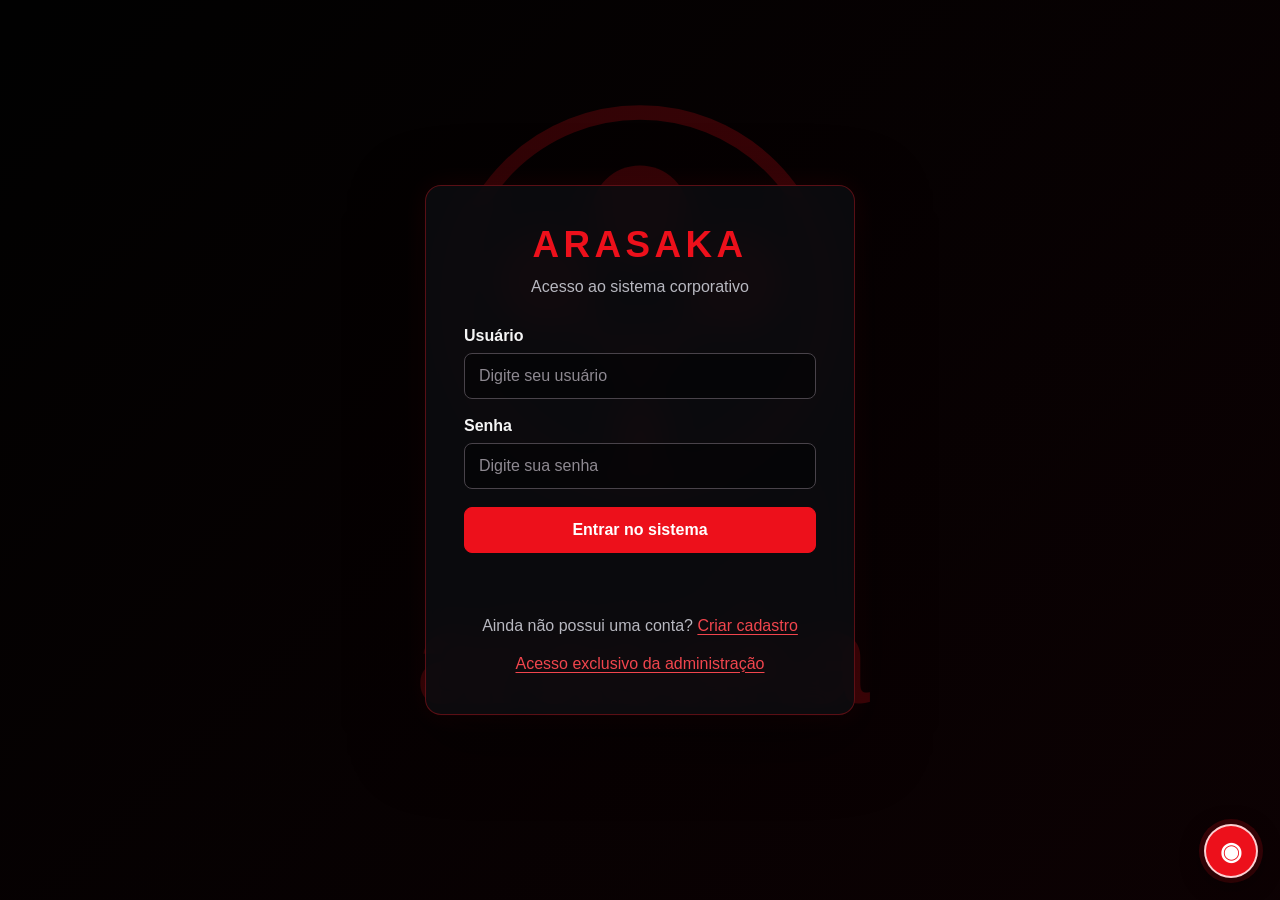
<file: login.html>
<!DOCTYPE html>
<html lang="pt-BR">
<head>
  <meta charset="UTF-8">
  <meta name="viewport" content="width=device-width, initial-scale=1.0">
  <meta http-equiv="refresh" content="0; url=index.html">
  <title>Redirecionando | Arasaka</title>
</head>
<body>
  <p>O login agora fica na página principal. <a href="index.html">Acessar o login</a>.</p>
  <script>window.location.replace("index.html");</script>
</body>
</html>
</file>
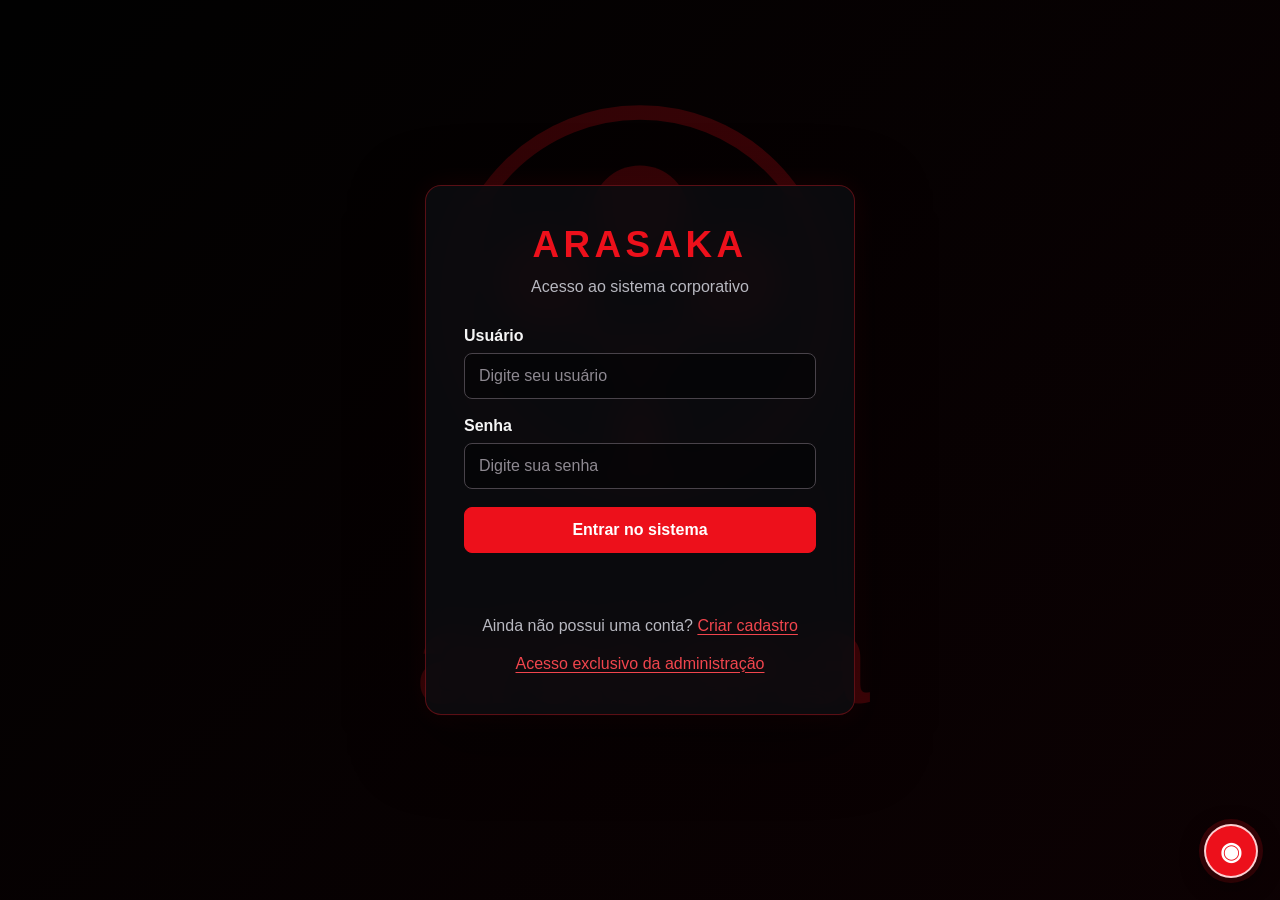
<file: painel.html>
<!DOCTYPE html>
<html lang="pt-BR">
<head>
  <meta charset="UTF-8">
  <meta name="viewport" content="width=device-width, initial-scale=1.0">
  <meta http-equiv="refresh" content="0; url=dashboard.html">
  <title>Arasaka | Dashboard</title>
</head>
<body>
  <p>O painel foi atualizado. <a href="dashboard.html">Abrir o Dashboard</a>.</p>
  <script>window.location.replace("dashboard.html");</script>
</body>
</html>
</file>
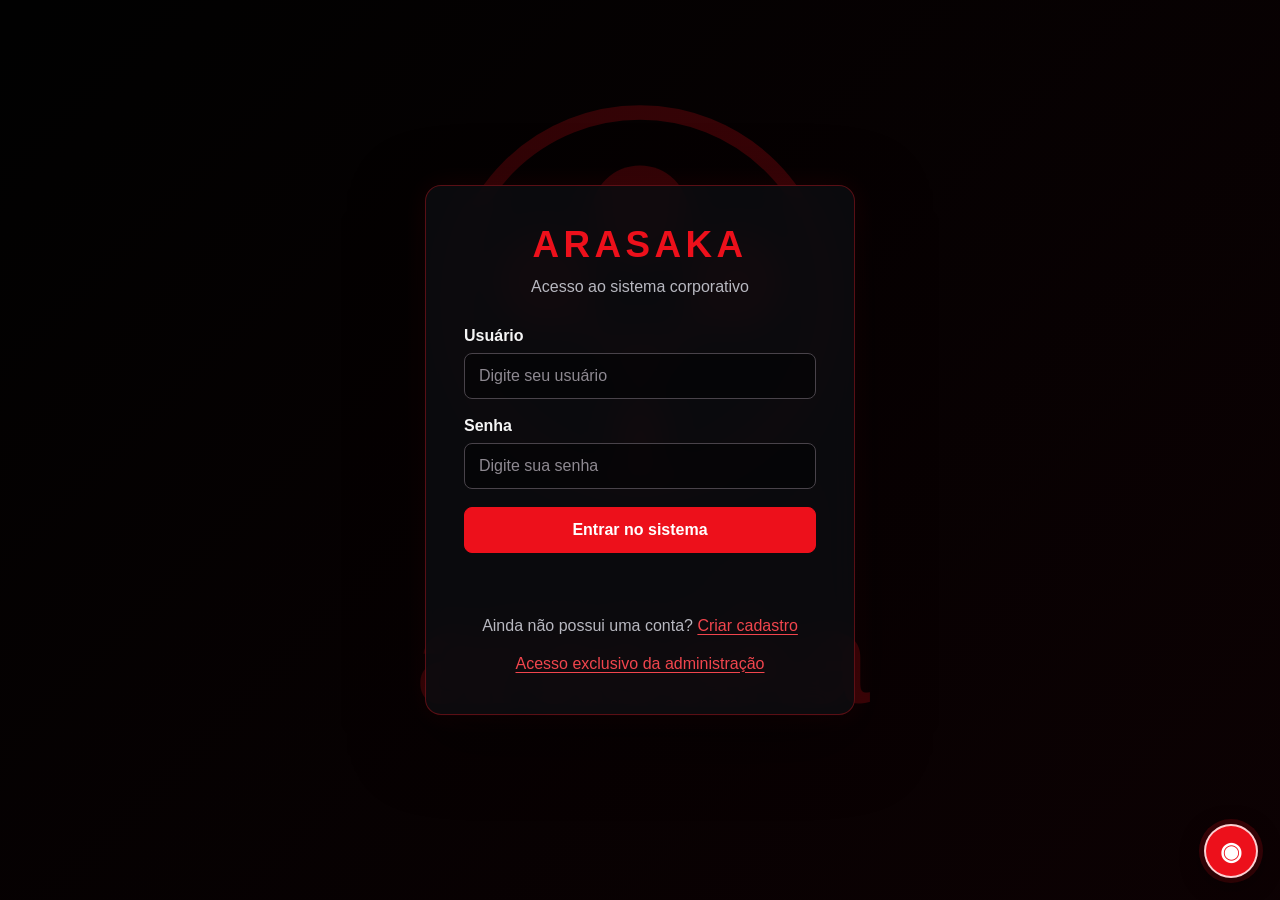
<file: perfil.html>
<!DOCTYPE html>
<html lang="pt-BR">
<head>
  <meta charset="UTF-8">
  <meta name="viewport" content="width=device-width, initial-scale=1.0">
  <meta name="theme-color" content="#070707">
  <meta name="description" content="Personalize seu perfil na rede interna Arasaka.">
  <title>Arasaka | Meu perfil</title>
  <link rel="stylesheet" href="css/style.css">
</head>
<body>
  <div class="app-shell">
    <aside class="sidebar">
      <p class="sidebar-brand">ARASAKA<span class="brand-subline">CORPORATION // IDENTITY</span></p>
      <p class="nav-label">Workspace</p>
      <nav class="side-nav" aria-label="Navegação principal">
        <a href="home.html">⌂ &nbsp; Home</a>
        <a href="dashboard.html">▦ &nbsp; Dashboard</a>
        <a href="armas.html">▣ &nbsp; Arasaka Arms</a>
        <a href="perfil.html" aria-current="page">◉ &nbsp; Meu perfil</a>
        <a href="admin.html" id="linkGestao" hidden>◈ &nbsp; Gestão interna</a>
      </nav>
      <p class="nav-label">Identidade</p>
      <nav class="side-nav"><a href="#aparencia">▧ &nbsp; Aparência</a><a href="#informacoes">▤ &nbsp; Informações</a><a href="#preferencias">⚙ &nbsp; Preferências</a></nav>
      <p class="sidebar-note">IDENTITY MODULE<br>Perfil local deste navegador</p>
    </aside>
    <main class="app-main">
      <header class="app-topbar">
        <div><p class="breadcrumb">ARASAKA NET / IDENTITY / PROFILE</p><h1 class="page-title">Meu perfil</h1></div>
        <div class="topbar-actions"><span class="status-pill">Perfil editável</span><a class="user-chip user-chip-link" href="perfil.html" aria-label="Abrir meu perfil"><span class="user-avatar" id="avatarUsuario">U</span><span id="nomeUsuario">Usuário</span></a><button class="button-secondary" id="botaoSair" type="button">Sair</button></div>
      </header>
      <section class="profile-cover panel" id="previewBanner">
        <div class="profile-cover-shade"></div>
        <span class="profile-cover-label">PERSONAL IDENTITY // ARASAKA NET</span>
      </section>
      <section class="profile-overview panel">
        <div class="profile-avatar-wrap"><div class="profile-avatar" id="previewAvatar" aria-label="Foto de perfil">U</div></div>
        <div class="profile-overview-text"><p class="eyebrow" id="previewHandle">@usuario</p><h2 id="previewNome">Seu nome</h2><p id="previewBio" class="profile-preview-bio">Sua biografia aparece aqui.</p><div class="profile-meta"><span id="previewLocal">Localização não informada</span><span id="previewSite">Site não informado</span></div></div>
        <span class="profile-badge">LOCAL PROFILE</span>
      </section>
      <div class="profile-layout">
        <form class="panel content-panel profile-form" id="formPerfil">
          <section id="aparencia" class="profile-form-section">
            <div class="section-heading"><h2>Aparência</h2><span class="section-kicker">VISUAL IDENTITY</span></div>
            <p class="admin-help">Personalize seu banner, sua foto e a cor de destaque. Imagens são guardadas apenas neste navegador.</p>
            <div class="form-group"><label for="fotoPerfil">Foto de perfil</label><input id="fotoPerfil" type="file" accept="image/png,image/jpeg,image/webp,image/gif"><small class="profile-hint">PNG, JPG, WEBP ou GIF. Máximo de 1 MB.</small><button class="button-secondary profile-remove-image" type="button" id="removerFoto">Remover foto</button></div>
            <div class="form-group"><label for="bannerPerfil">Banner de capa</label><input id="bannerPerfil" type="file" accept="image/png,image/jpeg,image/webp,image/gif"><small class="profile-hint">Uma imagem horizontal funciona melhor. Máximo de 1 MB.</small><button class="button-secondary profile-remove-image" type="button" id="removerBanner">Remover banner</button></div>
            <div class="form-group"><label for="corPerfil">Cor de destaque do perfil</label><div class="profile-color-row"><input id="corPerfil" type="color" value="#ed101b"><span>Personaliza bordas, avatar e detalhes da sua identidade.</span></div></div>
            <div class="form-group"><label for="corTemaPerfil">Cor do tema do site</label><div class="profile-color-row"><input id="corTemaPerfil" type="color" value="#ed101b"><span>Altera a cor principal dos botões, realces e elementos da interface inteira.</span></div></div>
          </section>
          <section id="informacoes" class="profile-form-section">
            <div class="section-heading"><h2>Informações pessoais</h2><span class="section-kicker">PUBLIC PROFILE</span></div>
            <div class="form-group"><label for="nomePerfil">Nome de exibição</label><input id="nomePerfil" maxlength="60" required placeholder="Como quer ser chamado?"></div>
            <div class="form-group"><label for="tituloPerfil">Título ou função</label><input id="tituloPerfil" maxlength="70" placeholder="Ex.: Front-end Developer em formação"></div>
            <div class="form-group"><label for="bioPerfil">Biografia</label><textarea id="bioPerfil" rows="4" maxlength="280" placeholder="Conte um pouco sobre você, seus interesses e projetos."></textarea><small class="profile-hint"><span id="contadorBio">0</span>/280 caracteres</small></div>
            <div class="profile-form-grid">
              <div class="form-group"><label for="localPerfil">Localização</label><input id="localPerfil" maxlength="80" placeholder="Cidade, país"></div>
              <div class="form-group"><label for="sitePerfil">Site / portfólio</label><input id="sitePerfil" maxlength="180" type="url" placeholder="https://seusite.dev"></div>
              <div class="form-group"><label for="githubPerfil">GitHub</label><input id="githubPerfil" maxlength="180" type="url" placeholder="https://github.com/usuario"></div>
              <div class="form-group"><label for="redePerfil">Outra rede</label><input id="redePerfil" maxlength="180" type="url" placeholder="https://..."></div>
            </div>
          </section>
          <section id="preferencias" class="profile-form-section">
            <div class="section-heading"><h2>Preferências</h2><span class="section-kicker">PROFILE SETTINGS</span></div>
            <div class="form-group"><label for="statusPerfil">Status</label><select id="statusPerfil"><option value="Disponível">Disponível</option><option value="Focando em projetos">Focando em projetos</option><option value="Ocupado">Ocupado</option><option value="Ausente">Ausente</option></select></div>
            <div class="form-group"><label for="pronomePerfil">Pronomes (opcional)</label><input id="pronomePerfil" maxlength="40" placeholder="Ex.: ele/dele"></div>
          </section>
          <div class="profile-actions"><button type="submit">Salvar perfil</button><button type="button" class="button-secondary" id="restaurarPerfil">Descartar alterações</button></div>
          <p class="message" id="mensagemPerfil" role="status" aria-live="polite"></p>
        </form>
        <aside class="profile-side-column">
          <article class="panel content-panel profile-card"><p class="eyebrow">PROFILE COMPLETION</p><h3 id="completudeNumero">0% completo</h3><div class="profile-progress"><span id="completudeBarra"></span></div><p class="profile-hint">Preencha as informações para montar um perfil mais completo.</p><div id="checklistPerfil" class="profile-checklist"></div></article>
          <article class="panel content-panel profile-card"><p class="eyebrow">IDENTITY CARD</p><h3 id="cardNome">Seu nome</h3><p id="cardTitulo" class="profile-card-title">Função não definida</p><div class="profile-card-line"><span>USUÁRIO</span><strong id="cardUsuario">@usuario</strong></div><div class="profile-card-line"><span>STATUS</span><strong id="cardStatus">Disponível</strong></div><div class="profile-card-line"><span>PRONOMES</span><strong id="cardPronomes">Não informado</strong></div><div class="profile-social-links" id="linksPerfil"></div><a class="profile-link" id="linkPortfolio" href="#" hidden target="_blank" rel="noopener noreferrer">Abrir portfólio ↗</a></article>
          <article class="panel content-panel profile-card"><p class="eyebrow">LOCAL STORAGE</p><h3>Seus dados, neste navegador</h3><p class="profile-hint">Seu perfil não é enviado a um servidor nem aparece automaticamente para outros usuários ou dispositivos. Evite colocar dados sensíveis.</p></article>
        </aside>
      </div>
      <footer class="app-footer">ARASAKA CORPORATION // IDENTITY MANAGEMENT // PROTÓTIPO FRONT-END</footer>
    </main>
  </div>
    <label class="theme-picker-wrap" title="Personalizar cor do tema">
    <span aria-hidden="true">◉</span>
    <input id="themeColor" type="color" value="#ed101b" aria-label="Escolher cor do tema">
  </label>
  <script src="js/theme.js" defer></script>
<script src="js/perfil.js" defer></script>
</body>
</html>
</file>
<file: css/style.css>
:root {
  color-scheme: dark;
  --bg: #070707;
  --panel: rgba(12, 12, 15, .88);
  --panel-border: rgba(239, 24, 35, .34);
  --text: #f5f5f5;
  --muted: #b8b8c0;
  --red: #ed101b;
  --red-hover: var(--red-hover);
  --field: rgba(0, 0, 0, .48);
  --danger: #ff6972;
  --success: #6ee7a0;
}
* { box-sizing: border-box; }
html { min-height: 100%; }
body {
  min-height: 100vh;
  margin: 0;
  padding: 24px;
  display: flex;
  flex-direction: column;
  align-items: center;
  justify-content: center;
  font-family: Inter, "Segoe UI", Arial, sans-serif;
  color: var(--text);
  background-color: var(--bg);
  background-image: linear-gradient(135deg, rgba(0,0,0,.84), rgba(15,0,2,.72)), url("../img/arasaka.svg");
  background-position: center;
  background-size: cover;
  background-attachment: fixed;
}
a { color: var(--red-hover); text-underline-offset: 3px; }
a:hover { color: #fff; }
a:focus-visible, button:focus-visible, input:focus-visible {
  outline: 2px solid var(--red-hover);
  outline-offset: 3px;
}
.auth-card, .panel {
  width: min(100%, 430px);
  padding: clamp(24px, 5vw, 38px);
  background: var(--panel);
  border: 1px solid var(--panel-border);
  border-radius: 16px;
  box-shadow: 0 22px 70px rgba(0,0,0,.5), 0 0 28px rgba(237,16,27,.08);
  backdrop-filter: blur(16px);
}
.brand {
  margin: 0 0 8px;
  color: var(--red);
  font-size: clamp(1.8rem, 5vw, 2.3rem);
  font-weight: 900;
  letter-spacing: .12em;
  text-align: center;
  text-transform: uppercase;
}
.subtitle { margin: 0 0 28px; color: var(--muted); text-align: center; line-height: 1.6; }
.form-group { margin-bottom: 18px; }
label { display: block; margin-bottom: 8px; font-weight: 650; }
input {
  width: 100%;
  min-height: 46px;
  padding: 12px 14px;
  border: 1px solid #49434a;
  border-radius: 8px;
  background: var(--field);
  color: var(--text);
  font: inherit;
  transition: border-color .18s ease, box-shadow .18s ease;
}
input::placeholder { color: #8e8991; }
input:focus { border-color: var(--red); box-shadow: 0 0 0 3px rgba(237,16,27,.16); outline: none; }
input[aria-invalid="true"] { border-color: var(--danger); }
button, .button-link {
  display: inline-flex;
  align-items: center;
  justify-content: center;
  min-height: 46px;
  padding: 12px 18px;
  border: 1px solid var(--red);
  border-radius: 8px;
  background: var(--red);
  color: #fff;
  font: inherit;
  font-weight: 750;
  text-decoration: none;
  cursor: pointer;
  transition: background .18s ease, border-color .18s ease, transform .18s ease;
}
button { width: 100%; }
button:hover, .button-link:hover { background: var(--red-hover); border-color: var(--red-hover); color: #fff; transform: translateY(-1px); }
button:disabled { cursor: wait; opacity: .7; transform: none; }
.message { min-height: 1.5em; margin: 14px 0 0; text-align: center; line-height: 1.5; color: var(--muted); }
.message[data-type="error"] { color: var(--danger); }
.message[data-type="success"] { color: var(--success); }
.form-links { display: grid; gap: 12px; margin-top: 22px; color: var(--muted); text-align: center; line-height: 1.6; }
.form-links p { margin: 0; }
.site-header { width: min(100%, 1040px); display: flex; align-items: center; justify-content: space-between; gap: 16px; margin-bottom: 22px; }
.site-header .brand { margin: 0; text-align: left; font-size: 1.5rem; }
.site-header button { width: auto; }
.dashboard { width: min(100%, 1040px); }
.welcome { margin-bottom: 20px; }
.welcome h2 { margin: 0 0 10px; font-size: clamp(1.5rem, 4vw, 2rem); }
.welcome p, .dashboard-card p { color: var(--muted); line-height: 1.7; }
.dashboard-grid { display: grid; grid-template-columns: repeat(auto-fit, minmax(min(220px, 100%), 1fr)); gap: 16px; }
.dashboard-card h3 { margin: 0 0 8px; color: var(--red); }
.dashboard-card p { margin: 0; }
@media (max-width: 480px) {
  body { padding: 16px; }
  .auth-card, .panel { padding: 24px 20px; }
  .site-header { align-items: flex-start; }
}
@media (prefers-reduced-motion: reduce) {
  *, *::before, *::after { scroll-behavior: auto !important; transition-duration: .01ms !important; animation-duration: .01ms !important; }
}

/* Layout interno: Home e Dashboard */
.app-shell { width: min(100%, 1180px); margin: 0 auto; display: grid; grid-template-columns: 230px minmax(0, 1fr); gap: 22px; align-items: start; }
.sidebar { position: sticky; top: 20px; min-height: calc(100vh - 40px); padding: 24px 16px; background: rgba(9,9,11,.92); border: 1px solid var(--panel-border); border-radius: 16px; }
.sidebar-brand { margin: 0 0 28px; padding: 0 10px; color: var(--red); font-size: 1.35rem; font-weight: 900; letter-spacing: .12em; }
.nav-label { margin: 22px 10px 10px; color: #817980; font-size: .72rem; font-weight: 800; letter-spacing: .12em; text-transform: uppercase; }
.side-nav { display: grid; gap: 6px; }
.side-nav a { display: flex; align-items: center; gap: 10px; padding: 11px 12px; border: 1px solid transparent; border-radius: 8px; color: #c8c2ca; text-decoration: none; transition: .18s ease; }
.side-nav a:hover, .side-nav a[aria-current="page"] { background: rgba(237,16,27,.12); border-color: rgba(237,16,27,.28); color: #fff; }
.side-nav a[aria-current="page"]::before { content: ""; width: 6px; height: 6px; flex: 0 0 6px; border-radius: 50%; background: var(--red); }
.sidebar-note { margin: 28px 8px 0; color: #88818a; font-size: .78rem; line-height: 1.6; }
.app-main { min-width: 0; }
.app-topbar { display: flex; align-items: center; justify-content: space-between; gap: 16px; margin-bottom: 22px; }
.breadcrumb { margin: 0 0 5px; color: #a9a1aa; font-size: .85rem; }
.page-title { margin: 0; font-size: clamp(1.6rem, 4vw, 2.1rem); letter-spacing: -.03em; }
.topbar-actions { display: flex; align-items: center; gap: 10px; }
.user-chip { display: flex; align-items: center; gap: 10px; padding: 8px 12px; border: 1px solid rgba(255,255,255,.1); border-radius: 999px; background: rgba(10,10,12,.72); color: #e8e3e9; font-size: .88rem; }
.user-avatar { display: grid; place-items: center; width: 30px; height: 30px; border-radius: 50%; background: var(--red); color: #fff; font-weight: 800; }
.button-secondary { width: auto; min-height: 40px; padding: 9px 13px; background: rgba(20,20,24,.9); border-color: #484148; }
.button-secondary:hover { background: #2b2228; border-color: var(--red); }
.hero-panel { position: relative; overflow: hidden; margin-bottom: 18px; padding: clamp(24px, 4vw, 36px); }
.hero-panel::after { content: "A"; position: absolute; right: 24px; bottom: -65px; color: rgba(237,16,27,.08); font-size: clamp(9rem, 22vw, 17rem); font-weight: 900; line-height: 1; pointer-events: none; }
.eyebrow { margin: 0 0 12px; color: var(--red-hover); font-size: .76rem; font-weight: 850; letter-spacing: .16em; text-transform: uppercase; }
.hero-panel h2 { position: relative; z-index: 1; max-width: 650px; margin: 0 0 12px; font-size: clamp(1.7rem, 4vw, 2.6rem); line-height: 1.12; }
.hero-panel p:not(.eyebrow) { position: relative; z-index: 1; max-width: 590px; margin: 0; color: #c5bdc7; line-height: 1.75; }
.hero-actions { position: relative; z-index: 1; display: flex; flex-wrap: wrap; gap: 10px; margin-top: 24px; }
.hero-actions .button-link { min-height: 42px; }
.section-heading { display: flex; align-items: end; justify-content: space-between; gap: 12px; margin: 26px 0 14px; }
.section-heading h2 { margin: 0; font-size: 1.1rem; }
.section-heading p { margin: 0; color: var(--muted); font-size: .85rem; }
.stats-grid { display: grid; grid-template-columns: repeat(3, minmax(0, 1fr)); gap: 14px; }
.stat-card { padding: 19px; }
.stat-top { display: flex; justify-content: space-between; gap: 10px; color: #bdb5bf; font-size: .82rem; }
.stat-icon { display: grid; place-items: center; width: 34px; height: 34px; border: 1px solid rgba(237,16,27,.3); border-radius: 9px; color: #ff6972; background: rgba(237,16,27,.1); font-weight: 900; }
.stat-value { display: block; margin: 17px 0 5px; font-size: 1.8rem; font-weight: 850; letter-spacing: -.04em; }
.stat-foot { color: #8f8791; font-size: .78rem; line-height: 1.5; }
.content-grid { display: grid; grid-template-columns: minmax(0, 1.25fr) minmax(240px, .75fr); gap: 14px; margin-top: 14px; }
.content-panel { padding: 22px; }
.content-panel h2 { margin: 0 0 17px; font-size: 1rem; }
.activity-list { display: grid; gap: 0; }
.activity-item { display: flex; align-items: start; gap: 12px; padding: 14px 0; border-top: 1px solid rgba(255,255,255,.08); }
.activity-item:first-child { border-top: 0; padding-top: 0; }
.activity-dot { width: 9px; height: 9px; flex: 0 0 9px; margin-top: 6px; border-radius: 50%; background: var(--red); box-shadow: 0 0 12px rgba(237,16,27,.35); }
.activity-item strong { display: block; margin-bottom: 4px; font-size: .88rem; }
.activity-item span { display: block; color: #9f97a2; font-size: .8rem; line-height: 1.5; }
.quick-links { display: grid; gap: 10px; }
.quick-link { display: flex; align-items: center; justify-content: space-between; gap: 12px; padding: 13px; border: 1px solid rgba(255,255,255,.1); border-radius: 9px; background: rgba(0,0,0,.18); color: #eee8ef; text-decoration: none; }
.quick-link:hover { border-color: rgba(237,16,27,.55); background: rgba(237,16,27,.08); }
.quick-link small { display: block; margin-top: 4px; color: #9e96a0; }
.status-pill { display: inline-flex; align-items: center; gap: 7px; padding: 6px 9px; border: 1px solid rgba(110,231,160,.22); border-radius: 999px; color: #8df0b5; background: rgba(110,231,160,.07); font-size: .75rem; }
.status-pill::before { content: ""; width: 6px; height: 6px; border-radius: 50%; background: currentColor; }
.app-footer { margin: 24px 0 4px; color: #777079; font-size: .78rem; text-align: center; }
@media (max-width: 850px) {
  .app-shell { grid-template-columns: 1fr; gap: 14px; }
  .sidebar { position: static; min-height: auto; padding: 14px; }
  .sidebar-brand { margin: 0 0 12px; }
  .nav-label, .sidebar-note { display: none; }
  .side-nav { grid-template-columns: repeat(3, minmax(0, 1fr)); }
  .side-nav a { justify-content: center; padding: 10px 7px; font-size: .86rem; }
  .side-nav a[aria-current="page"]::before { display: none; }
}
@media (max-width: 620px) {
  .stats-grid { grid-template-columns: 1fr; }
  .content-grid { grid-template-columns: 1fr; }
  .app-topbar { align-items: flex-start; flex-direction: column; }
  .topbar-actions { width: 100%; justify-content: space-between; }
  .side-nav { grid-template-columns: repeat(3, minmax(0, 1fr)); }
  .side-nav a { font-size: .76rem; }
  .user-chip { font-size: .8rem; }
}

/* Conteúdo interativo: console, módulos, boletins e monitoramento */
.digital-clock { color: #f7e9eb; font: 700 1.02rem ui-monospace, SFMono-Regular, Consolas, monospace; letter-spacing: .05em; }
.hero-meta { display:flex; flex-wrap:wrap; align-items:center; gap:12px 20px; margin-top:20px; color:#a8a0aa; font-size:.8rem; }
.hero-meta span { display:inline-flex; align-items:center; gap:7px; }
.hero-meta b { color:#e8e0e8; font-weight:650; }
.section-kicker { color:#f45a64; font-size:.72rem; font-weight:850; letter-spacing:.16em; text-transform:uppercase; }
.module-grid { display:grid; grid-template-columns:repeat(3,minmax(0,1fr)); gap:14px; }
.module-card { position:relative; min-height:160px; padding:20px; overflow:hidden; transition:transform .2s ease,border-color .2s ease,background .2s ease; }
.module-card:hover { transform:translateY(-3px); border-color:rgba(237,16,27,.65); background:rgba(20,9,12,.94); }
.module-card::after { content:attr(data-code); position:absolute; right:12px; bottom:-17px; color:rgba(237,16,27,.1); font-size:5rem; font-weight:900; pointer-events:none; }
.module-code { color:#ff6b74; font:700 .72rem ui-monospace,monospace; letter-spacing:.13em; }
.module-card h3 { margin:15px 0 7px; font-size:1rem; }
.module-card p { margin:0; color:#a9a1ab; font-size:.82rem; line-height:1.6; }
.module-card a { display:inline-block; margin-top:15px; font-size:.8rem; font-weight:700; text-decoration:none; }
.news-list { display:grid; gap:0; }
.news-item { padding:14px 0; border-top:1px solid rgba(255,255,255,.08); }
.news-item:first-child { padding-top:0; border-top:0; }
.news-category { display:inline-block; margin-bottom:8px; color:#ff737b; font-size:.68rem; font-weight:850; letter-spacing:.12em; }
.news-item h3 { margin:0 0 6px; font-size:.9rem; }
.news-item p { margin:0; color:#a9a1ab; font-size:.82rem; line-height:1.65; }
.console { overflow:hidden; border:1px solid rgba(237,16,27,.3); border-radius:12px; background:rgba(2,3,5,.9); box-shadow:inset 0 0 25px rgba(237,16,27,.035); }
.console-head { display:flex; align-items:center; justify-content:space-between; gap:10px; padding:12px 15px; border-bottom:1px solid rgba(255,255,255,.08); color:#b8afb9; font-size:.76rem; }
.console-lights { display:flex; gap:5px; }
.console-lights i { width:7px; height:7px; border-radius:50%; background:#ed101b; }
.console-output { min-height:100px; max-height:220px; overflow:auto; padding:14px 15px; color:#a7efbd; font: .8rem/1.7 ui-monospace,SFMono-Regular,Consolas,monospace; white-space:pre-wrap; overflow-wrap:anywhere; }
.console-form { display:flex; gap:8px; padding:10px; border-top:1px solid rgba(255,255,255,.08); }
.console-form label { align-self:center; margin:0; color:#ff6872; font:700 .82rem ui-monospace,monospace; }
.console-form input { min-width:0; min-height:38px; padding:8px 10px; border-color:#322a32; border-radius:6px; font: .82rem ui-monospace,monospace; }
.console-form button { width:auto; min-height:38px; padding:8px 12px; border-radius:6px; font-size:.8rem; }
.meter-list { display:grid; gap:17px; }
.meter-head { display:flex; justify-content:space-between; gap:10px; margin-bottom:8px; color:#cfc6d0; font-size:.82rem; }
.meter-head strong { color:#f5edf5; font:700 .78rem ui-monospace,monospace; }
.meter-track { height:6px; overflow:hidden; border-radius:99px; background:#282329; }
.meter-fill { height:100%; border-radius:99px; background:linear-gradient(90deg,#8f0810,#ed101b,#ff5962); box-shadow:0 0 12px rgba(237,16,27,.25); }
.timeline { display:grid; gap:0; }
.timeline-row { display:grid; grid-template-columns:76px 12px minmax(0,1fr); gap:10px; padding:13px 0; border-top:1px solid rgba(255,255,255,.07); }
.timeline-row:first-child { border-top:0; padding-top:0; }
.timeline-time { color:#8f8791; font: .72rem ui-monospace,monospace; }
.timeline-marker { position:relative; display:flex; justify-content:center; }
.timeline-marker::before { content:""; width:7px; height:7px; margin-top:5px; border-radius:50%; background:var(--red); box-shadow:0 0 10px rgba(237,16,27,.4); }
.timeline-text strong { display:block; margin-bottom:4px; font-size:.83rem; }
.timeline-text span { color:#a59ca7; font-size:.78rem; line-height:1.5; }
.filter-row { display:flex; flex-wrap:wrap; align-items:center; justify-content:space-between; gap:12px; margin:20px 0 13px; }
.filter-row input { width:min(100%,280px); min-height:40px; }
.live-indicator { display:inline-flex; align-items:center; gap:8px; color:#9be6b4; font-size:.75rem; }
.live-indicator::before { content:""; width:7px; height:7px; border-radius:50%; background:#62dc8d; box-shadow:0 0 12px #62dc8d; animation:pulse 1.8s infinite; }
@keyframes pulse { 50% { opacity:.4; box-shadow:0 0 3px #62dc8d; } }
.terminal-note { margin:0; padding:0 15px 12px; color:#827a85; font-size:.72rem; }
@media(max-width:900px) { .module-grid { grid-template-columns:repeat(2,minmax(0,1fr)); } }
@media(max-width:620px) { .module-grid { grid-template-columns:1fr; } .module-card { min-height:130px; } .console-form { flex-wrap:wrap; } .console-form input { flex:1 1 150px; } }
@media(prefers-reduced-motion:reduce) { .live-indicator::before { animation:none; } .module-card:hover { transform:none; } }

/* Os cartões do workspace ocupam a coluna disponível; os formulários continuam estreitos. */
.app-shell .panel { width: 100%; }
.app-shell .hero-panel { width: 100%; }
.module-card[hidden] { display: none !important; }
.app-shell .section-heading { scroll-margin-top: 18px; }
.app-shell button { flex-shrink: 0; }
@media (prefers-reduced-motion: no-preference) {
  .app-main > * { animation: interface-entry .42s ease both; }
  .app-main > *:nth-child(2) { animation-delay: .04s; }
  .app-main > *:nth-child(3) { animation-delay: .08s; }
  .app-main > *:nth-child(4) { animation-delay: .12s; }
  @keyframes interface-entry { from { opacity: 0; transform: translateY(7px); } to { opacity: 1; transform: translateY(0); } }
}

/* Gestão interna e catálogo Arasaka Arms */
.brand-subline { color:#777; font-size:.55em; display:block; letter-spacing:.24em; margin-top:5px; }
select { width:100%; min-height:44px; padding:10px 12px; border:1px solid #49434a; border-radius:8px; background:#111014; color:var(--text); font:inherit; }
select:focus { outline:2px solid rgba(255,98,107,.75); outline-offset:2px; }
.admin-section { margin-top:16px; scroll-margin-top:20px; }
.admin-help { margin:0 0 16px; color:#a9a1ab; font-size:.84rem; line-height:1.65; }
.table-wrap { width:100%; overflow-x:auto; border:1px solid rgba(255,255,255,.08); border-radius:10px; }
.table-wrap table { width:100%; min-width:680px; border-collapse:collapse; text-align:left; font-size:.82rem; }
.table-wrap th { padding:13px 15px; color:#bcb2bf; background:rgba(255,255,255,.035); font-weight:750; white-space:nowrap; }
.table-wrap td { padding:13px 15px; border-top:1px solid rgba(255,255,255,.07); color:#ddd4df; vertical-align:middle; }
.table-wrap tbody tr:hover { background:rgba(237,16,27,.045); }
.table-button { width:auto; min-height:32px; padding:6px 9px; border:1px solid #51434c; border-radius:6px; background:#19151a; color:#eee; font-size:.74rem; white-space:nowrap; }
.table-button:hover { border-color:var(--red); background:rgba(237,16,27,.12); }
.danger-button { border-color:rgba(255,90,100,.35); color:#ff9299; }
.empty-cell, .muted-cell { padding:20px 15px; color:#928995; font-size:.82rem; }
.inline-actions { display:flex; flex-wrap:wrap; align-items:center; gap:7px; }
.admin-form { display:grid; grid-template-columns:repeat(2,minmax(0,1fr)); gap:0 14px; margin:18px 0 8px; }
.admin-form .form-group { min-width:0; }
.admin-form button { grid-column:1/-1; }
.arms-card { display:flex; flex-direction:column; align-items:flex-start; }
.arms-card .arms-state { display:inline-flex; margin-top:12px; padding:5px 8px; border:1px solid rgba(110,231,160,.2); border-radius:99px; color:#a0eabd; background:rgba(110,231,160,.06); font-size:.72rem; }
.arms-card button { position:relative; z-index:1; margin-top:16px; }
#filtroClasse { width:min(100%,300px); }
@media(max-width:620px) { .admin-form { grid-template-columns:1fr; } .admin-form button { grid-column:auto; } .section-heading { align-items:flex-start; flex-direction:column; } .section-heading .inline-actions { width:100%; } .section-heading .inline-actions button { flex:1; } }


/* Ferramentas avançadas da diretoria */
.role-select { width:auto; min-width:125px; min-height:32px; padding:5px 8px; border-radius:6px; font-size:.74rem; }
.report-grid { margin:16px 0; }
.report-grid .panel { width:100%; }
.report-actions { margin-top:12px; }
#saidaTerminalAdmin { min-height:145px; }


/* Perfil pessoal editável */
:root { --profile-accent: #ed101b; }
.profile-cover { position:relative; min-height:220px; margin-bottom:0; overflow:hidden; border-radius:14px 14px 0 0; background:radial-gradient(ellipse at 78% 20%,rgba(237,16,27,.45),transparent 35%),linear-gradient(120deg,#161218,#09090b 55%,#321015); background-position:center; background-size:cover; }
.profile-cover::before { content:""; position:absolute; inset:0; background:repeating-linear-gradient(135deg,transparent 0 34px,rgba(255,255,255,.025) 35px 36px); }
.profile-cover.has-banner { background-repeat:no-repeat; }
.profile-cover-shade { position:absolute; inset:0; background:linear-gradient(0deg,rgba(5,5,7,.62),transparent 65%); }
.profile-cover-label { position:absolute; bottom:18px; left:24px; z-index:1; color:#f1dfe2; font: .68rem ui-monospace,monospace; letter-spacing:.18em; }
.profile-overview { display:flex; align-items:center; gap:22px; padding:0 24px 24px; border-radius:0 0 14px 14px; border-top:0; }
.profile-avatar-wrap { flex-shrink:0; margin-top:-48px; position:relative; z-index:2; padding:5px; background:#0c0b0e; border:1px solid rgba(255,255,255,.12); border-radius:50%; }
.profile-avatar { display:grid; place-items:center; width:104px; height:104px; overflow:hidden; border-radius:50%; background:linear-gradient(135deg,#3b1017,#151217); color:#fff; font-size:2rem; font-weight:800; border:3px solid var(--profile-accent); }
.profile-avatar img, .user-avatar img { width:100%; height:100%; object-fit:cover; display:block; }
.profile-overview-text { min-width:0; padding-top:18px; flex:1; }
.profile-overview-text h2 { margin:4px 0 7px; font-size:1.65rem; overflow-wrap:anywhere; }
.profile-preview-bio { color:#c2b8c5; margin:0 0 12px; line-height:1.6; white-space:pre-wrap; overflow-wrap:anywhere; }
.profile-meta { display:flex; flex-wrap:wrap; gap:8px 16px; color:#99909d; font-size:.76rem; }
.profile-badge { align-self:flex-start; margin-top:24px; padding:6px 9px; border:1px solid color-mix(in srgb,var(--profile-accent),transparent 45%); color:#f4b8bd; border-radius:99px; font: .65rem ui-monospace,monospace; white-space:nowrap; }
.profile-layout { display:grid; grid-template-columns:minmax(0,1.55fr) minmax(250px,.8fr); gap:16px; margin-top:16px; align-items:start; }
.profile-form-section + .profile-form-section { margin-top:28px; padding-top:24px; border-top:1px solid rgba(255,255,255,.08); }
.profile-form .section-heading { margin:0 0 12px; }
.profile-form .form-group { margin-bottom:16px; }
.profile-form textarea { width:100%; min-height:110px; resize:vertical; }
.profile-hint { display:block; color:#8f8693; font-size:.74rem; line-height:1.55; margin-top:6px; }
.profile-remove-image { width:auto; min-height:30px; margin-top:8px; padding:6px 10px; font-size:.75rem; }
.profile-color-row { display:flex; align-items:center; gap:12px; color:#a9a1ab; font-size:.78rem; }
.profile-color-row input[type="color"] { width:54px; height:42px; padding:4px; border:1px solid #49434a; border-radius:8px; background:#111014; }
.profile-form-grid { display:grid; grid-template-columns:repeat(2,minmax(0,1fr)); gap:0 14px; }
.profile-actions { display:flex; flex-wrap:wrap; gap:9px; margin-top:22px; }
.profile-actions button { width:auto; }
.profile-side-column { display:grid; gap:16px; }
.profile-card h3 { margin:5px 0 10px; font-size:1.15rem; overflow-wrap:anywhere; }
.profile-card-title { color:#b8aebc; margin:0 0 18px; font-size:.86rem; }
.profile-progress { height:7px; overflow:hidden; border-radius:99px; background:#302a33; margin:12px 0; }
.profile-progress span { display:block; height:100%; width:0; border-radius:inherit; background:var(--profile-accent); transition:width .2s ease; }
.profile-checklist { display:grid; gap:9px; margin-top:14px; }
.profile-check-item { display:flex; align-items:center; gap:9px; color:#b6acba; font-size:.8rem; }
.profile-check-item > span:first-child { color:#716a75; width:16px; text-align:center; }
.profile-check-item .is-complete { color:#9be6b4; }
.profile-card-line { display:flex; justify-content:space-between; gap:12px; padding:11px 0; border-top:1px solid rgba(255,255,255,.07); font-size:.76rem; }
.profile-card-line span { color:#8f8693; letter-spacing:.08em; }
.profile-card-line strong { text-align:right; overflow-wrap:anywhere; }
.profile-link { display:inline-block; margin-top:12px; color:#ffc0c5; font-size:.83rem; }
#avatarUsuario { overflow:hidden; padding:0; }
#avatarUsuario img { border-radius:50%; }
@media(max-width:900px) { .profile-layout { grid-template-columns:1fr; } .profile-side-column { grid-template-columns:repeat(2,minmax(0,1fr)); } .profile-side-column .profile-card:last-child { grid-column:1/-1; } }
@media(max-width:620px) { .profile-cover { min-height:155px; } .profile-overview { align-items:flex-start; gap:12px; padding:0 14px 18px; flex-wrap:wrap; } .profile-avatar { width:76px; height:76px; font-size:1.5rem; } .profile-avatar-wrap { margin-top:-34px; } .profile-overview-text { padding-top:12px; flex-basis:calc(100% - 100px); } .profile-overview-text h2 { font-size:1.3rem; } .profile-badge { margin:0 0 0 90px; } .profile-form-grid,.profile-side-column { grid-template-columns:1fr; } .profile-side-column .profile-card:last-child { grid-column:auto; } .profile-actions button { flex:1 1 100%; width:100%; } }

.profile-social-links { display:flex; flex-wrap:wrap; gap:8px; margin-top:12px; }
.profile-social-links a { display:inline-flex; padding:7px 9px; border:1px solid rgba(255,255,255,.12); border-radius:7px; color:#e8dfe9; font-size:.76rem; text-decoration:none; }
.profile-social-links a:hover { border-color:var(--profile-accent); color:#fff; }


/* O nome e avatar da barra superior abrem o perfil editável. */
.user-chip-link { text-decoration:none; cursor:pointer; transition:border-color .18s ease, background .18s ease; }
.user-chip-link:hover, .user-chip-link:focus-visible { border-color:var(--red); background:rgba(237,16,27,.10); color:#fff; outline:none; }
.user-chip-link:focus-visible { box-shadow:0 0 0 2px rgba(237,16,27,.3); }


/* Seletor circular de cor global, disponível em todas as páginas. */
.theme-picker-wrap {
  position: fixed;
  right: 22px;
  bottom: 22px;
  z-index: 1000;
  display: grid;
  place-items: center;
  width: 54px;
  height: 54px;
  margin: 0;
  border: 2px solid rgba(255,255,255,.8);
  border-radius: 50%;
  background: var(--red);
  color: #fff;
  box-shadow: 0 6px 24px rgba(0,0,0,.45), 0 0 0 5px color-mix(in srgb, var(--red) 20%, transparent);
  font-size: 1.55rem;
  cursor: pointer;
  transition: transform .18s ease, box-shadow .18s ease;
}
.theme-picker-wrap:hover { transform: scale(1.07); box-shadow: 0 8px 28px rgba(0,0,0,.5), 0 0 0 7px color-mix(in srgb, var(--red) 22%, transparent); }
.theme-picker-wrap input[type="color"] {
  position: absolute;
  inset: 0;
  width: 100%;
  height: 100%;
  min-height: 0;
  padding: 0;
  border: 0;
  border-radius: 50%;
  opacity: 0;
  cursor: pointer;
}
.theme-picker-wrap:focus-within { outline: 2px solid white; outline-offset: 4px; }
@media(max-width:620px) { .theme-picker-wrap { right: 14px; bottom: 14px; width: 48px; height: 48px; } }
</file>
